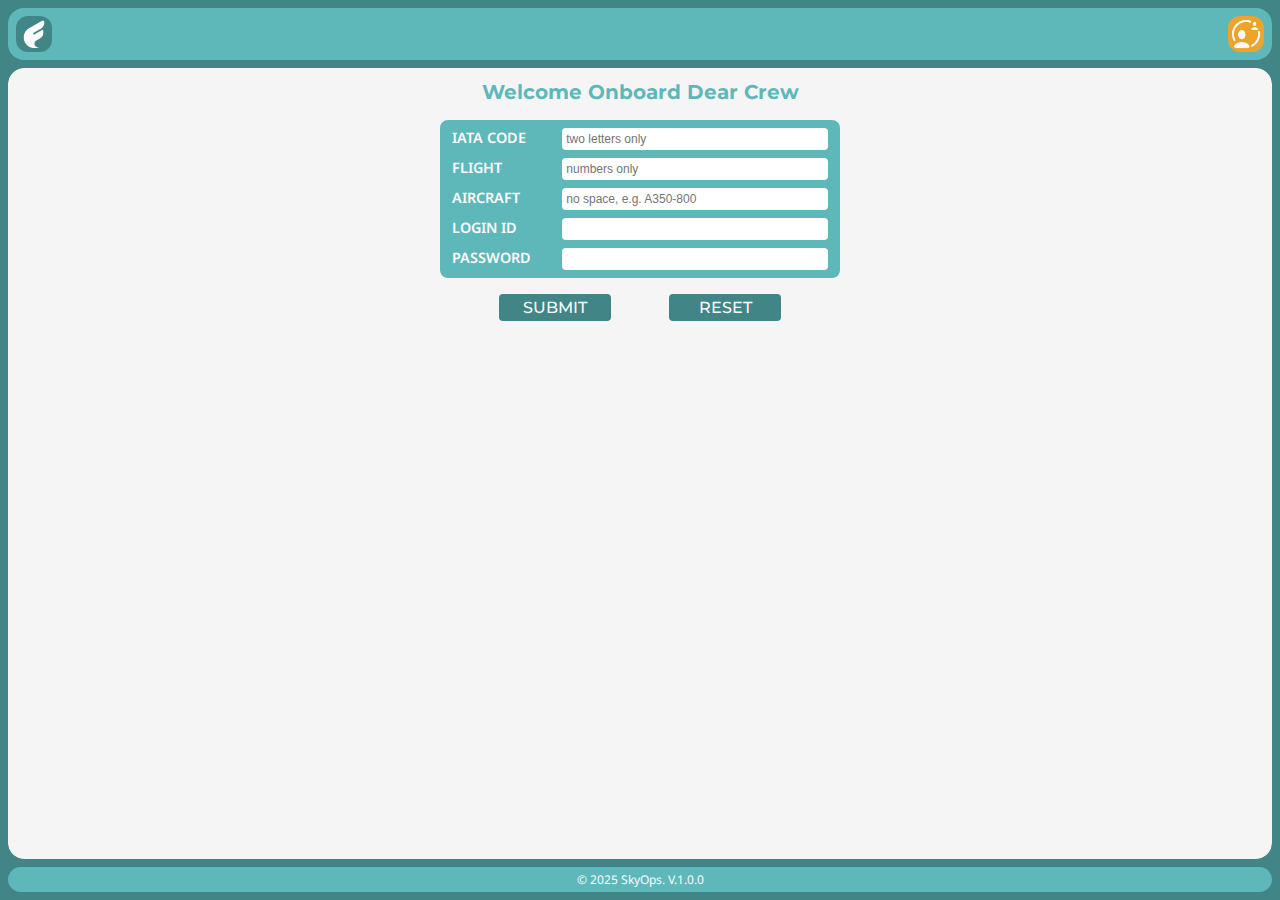
<file: index.html>
<!DOCTYPE html>
<html lang="en">

<head>
    <meta charset="UTF-8">
    <meta name="viewport" content="width=device-width, initial-scale=1.0">
    <meta name="description" content="SkyOps Admin Panel for inflight management and operations.">
    <meta name="keywords" content="inflight, admin, airline, management, dashboard, crew, passenger">
    <meta name="author" content="Wayne Lee">
    <title>SkyOps Admin</title>
    <link rel="stylesheet" href="css/app.css">
    <link rel="stylesheet" href="css/media_queries.css">
    <link rel="apple-touch-icon" sizes="180x180" href="/apple-touch-icon.png">
    <link rel="icon" type="image/png" sizes="32x32" href="/favicon-32x32.png">
    <link rel="icon" type="image/png" sizes="16x16" href="/favicon-16x16.png">
    <link rel="manifest" href="/site.webmanifest">
</head>

<body>
    <div class="app-container">

        <header class="top-bar">
            <img class="logo" src="img/logo.png" alt="logo">
            <a class="account-button" href="dashboard.html"><img class="account-ico" src="img/menu_ico/account.png"
                    alt="account function icon"></a>
        </header>

        <div class="content-container">
            <main class="main-content-container login-content-container">
                <h2 class="welcome-msg"><span class="nowrap">Welcome onboard</span> <span class="nowrap">dear
                        crew</span></h2>
                <div class="login-field-container">
                    <label for="airline-code">IATA Code</label>
                    <input type="text" name="airline-code" id="airline-code" required aria-required="true" maxlength="2"
                        pattern="[A-Za-z]*" placeholder="two letters only">
                    <label for="flt-num">Flight</label>
                    <input type="number" name="flt-num" id="flt-num" required placeholder="numbers only"
                        aria-required="true">
                    <label for="aircraft">Aircraft</label>
                    <input type="text" name="aircraft" id="aircraft" required aria-required="true"
                        placeholder="no space, e.g. A350-800">
                    <label for="login-id">Login ID</label>
                    <input type="text" name="login-id" id="login-id" required aria-required="true">
                    <label for="login-pw">Password</label>
                    <input type="password" name="login-pw" id="login-pw" required aria-required="true">
                </div>
                <div class="login-btn-container">
                    <button type="submit" class="login-page-btn" id="login-submit">Submit</button>
                    <button type="reset" class="login-page-btn" id="login-reset">Reset</button>
                </div>
            </main>
        </div>

        <footer class="footer">
            <p>&copy; 2025 SkyOps. V.1.0.0</p>
        </footer>
    </div>

    <script src="js/app.js"></script>

</body>

</html>
</file>
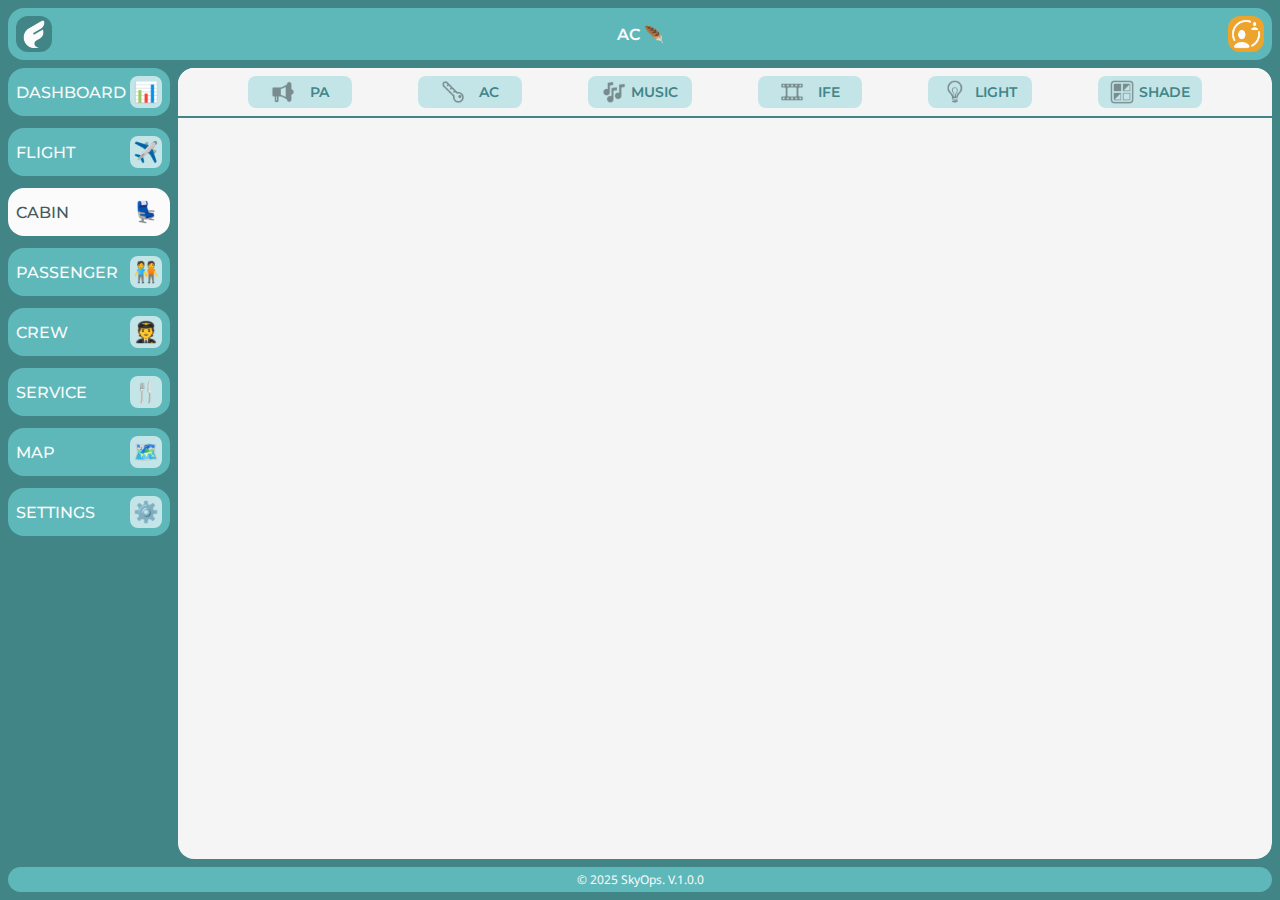
<file: cabin.html>
<!DOCTYPE html>
<html lang="en">

<head>
    <meta charset="UTF-8">
    <meta name="viewport" content="width=device-width, initial-scale=1.0">
    <meta name="description" content="SkyOps Admin Panel for inflight management and operations.">
    <meta name="keywords" content="inflight, admin, airline, management, dashboard, crew, passenger">
    <meta name="author" content="Wayne Lee">
    <title>SkyOps Admin - Cabin</title>
    <link rel="stylesheet" href="css/app.css">
    <link rel="stylesheet" href="css/media_queries.css">
    <link rel="apple-touch-icon" sizes="180x180" href="/apple-touch-icon.png">
    <link rel="icon" type="image/png" sizes="32x32" href="/favicon-32x32.png">
    <link rel="icon" type="image/png" sizes="16x16" href="/favicon-16x16.png">
    <link rel="manifest" href="/site.webmanifest">
</head>

<body>
    <div class="app-container">

        <header class="top-bar">
            <img class="logo" src="img/logo.png" alt="logo">

            <span class="flight-number-container"><span class="airline-code" id="iata-code">AC</span><span
                    class="flight-number" id="flight-number"></span> 🪶 <span class="aircraft-type"
                    id="aircraft-type"></span>
            </span>
            <a class="account-button" href=""><img class="account-ico" src="img/menu_ico/account.png"
                    alt="account function icon"></a>
        </header>

        <div class="content-container">
            <nav class="menu-container">
                <ul class="menu">
                    <li class="menu-item">
                        <a href="dashboard.html" class="menu-link">Dashboard</a>
                        <a href="dashboard.html">
                            <img class="menu-item-icon" src="img/menu_ico/dashboard.png" alt="dashboard emoji">
                        </a>
                    </li>
                    <li class="menu-item">
                        <a href="flight.html" class="menu-link">Flight</a>
                        <a href="flight.html">
                            <img class="menu-item-icon" src="img/menu_ico/flight.png" alt="plane emoji">
                        </a>
                    </li>
                    <li class="menu-item-current">
                        <span class="menu-current">Cabin</span>
                        <img class="menu-item-icon-current" src="img/menu_ico/cabin.png" alt="seat emoji">
                    </li>
                    <li class="menu-item">
                        <a href="passenger.html" class="menu-link">Passenger</a>
                        <a href="passenger.html">
                            <img class="menu-item-icon" src="img/menu_ico/pax.png" alt="people holding hands emoji">
                        </a>
                    </li>
                    <li class="menu-item">
                        <a href="crew.html" class="menu-link">Crew</a>
                        <a href="crew.html">
                            <img class="menu-item-icon" src="img/menu_ico/crew.png" alt="pilot emoji">
                        </a>
                    </li>
                    <li class="menu-item">
                        <a href="service.html" class="menu-link">Service</a>
                        <a href="service.html">
                            <img class="menu-item-icon" src="img/menu_ico/service.png" alt="fork and knife emoji">
                        </a>
                    </li>
                    <li class="menu-item">
                        <a href="map.html" class="menu-link">Map</a>
                        <a href="map.html">
                            <img class="menu-item-icon" src="img/menu_ico/map.png" alt="world map emoji">
                        </a>
                    </li>
                    <li class="menu-item">
                        <a href="settings.html" class="menu-link">Settings</a>
                        <a href="settings.html">
                            <img class="menu-item-icon" src="img/menu_ico/settings.png" alt="gear emoji">
                        </a>
                    </li>
                </ul>
            </nav>

            <main class="main-content-container cabin-content-container">
                <!-- CABIN MENU - SECTIONS -->
                <nav class="cabin-menu-container">
                    <button type="button" class="cabin-menu-btn" data-section="pa">
                        <img class="cabin-menu-item-ico" src="img/cabin_page/cabin_menu_pa.png"
                            alt="loud speaker bw emoji">
                        <span class="cabin-menu-item-text">PA</span>
                    </button>

                    <button type="button" class="cabin-menu-btn" data-section="ac">
                        <img class="cabin-menu-item-ico" src="img/cabin_page/cabin_menu_ac.png"
                            alt="thermometer bw emoji">
                        <span class="cabin-menu-item-text">AC</span>
                    </button>

                    <button type="button" class="cabin-menu-btn" data-section="music">
                        <img class="cabin-menu-item-ico" src="img/cabin_page/cabin_menu_music.png"
                            alt="musical notes bw emoji">
                        <span class="cabin-menu-item-text">Music</span>
                    </button>
                    <button type="button" class="cabin-menu-btn" data-section="ife">
                        <img class="cabin-menu-item-ico" src="img/cabin_page/cabin_menu_ife.png" alt="film bw emoji">
                        <span class="cabin-menu-item-text">IFE</span>
                    </button>
                    <button type="button" class="cabin-menu-btn" data-section="light">
                        <img class="cabin-menu-item-ico" src="img/cabin_page/cabin_menu_light.png"
                            alt="light bulb bw emoji">
                        <span class="cabin-menu-item-text">Light</span>
                    </button>

                    <button type="button" class="cabin-menu-btn" data-section="shade">
                        <img class="cabin-menu-item-ico" src="img/cabin_page/cabin_menu_shade.png"
                            alt="window bw emoji">
                        <span class="cabin-menu-item-text">Shade</span>
                    </button>
                </nav>

                <!-- PA SECTION -->
                <section class="cabin-section hidden" data-section="pa">
                    <div class="cabin-ctrl-section-container">
                        <div class="cabin-ctrl-category-title-container">
                            <h2 class="cabin-ctrl-category-title">Announcement</h2>
                        </div>
                        <div class="pa-selection-container">
                            <div class="pa-selection-dropdown-container">
                                <label for="pa-lib" class="visually-hidden">Select PA Track</label>
                                <select name="pa-lib" id="pa-lib" class="pa-selection-dropdown">
                                    <optgroup label="Hospitality">
                                        <option value="default" selected>select a track to play</option>
                                        <option value="boarding">Boarding</option>
                                        <option value="after-take-off">After Take-off</option>
                                        <option value="service">Service Begins</option>
                                        <option value="duty-free">Duty-free
                                    </optgroup>
                                    <optgroup label="Safety">
                                        <option value="turbulence">Turbulence</option>
                                        <option value="pre-take-off">Pre-take-off</option>
                                        <option value="pre-landing">Pre-landing</option>
                                        <option value="smoking">Smoking Prohibited</option>
                                    </optgroup>
                                    <optgroup label="Others">
                                        <option value="cleaning">Sanitization Required</option>
                                        <option value="ciq">Customs Quarantine Immigration - General </option>
                                    </optgroup>
                                </select>

                            </div>
                            <div class="pa-search-container">
                                <label for="pa-search" class="visually-hidden">Search</label>
                                <input type="search" name="pa-search" id="pa-search" class="pa-search-bar"
                                    placeholder="🔍">

                            </div>
                        </div>
                        <div class="pa-audio-ctrl-bar">
                            <button type="button" class="pa-audio-ctrl-btn" id="pa-audio-play"
                                aria-label="Play Announcement">
                                <img src="img/cabin_page/audio_play_button.png" alt="Play">
                            </button>
                            <button type="button" class="pa-audio-ctrl-btn" id="pa-audio-pause"
                                aria-label="Pause Announcement">
                                <img src="img/cabin_page/audio_pause_button.png" alt="Pause">
                            </button>
                            <button type="button" class="pa-audio-ctrl-btn" id="pa-audio-stop"
                                aria-label="Stop Announcement">
                                <img src="img/cabin_page/audio_stop_button.png" alt="Stop">
                            </button>
                        </div>
                        <div class="pa-info-container">
                            <h3 class="pa-title" id="pa-title">select a track to play</h3>
                            <div class="pa-script-container">
                                <p class="pa-script" id="pa-script">No track selected</p>
                            </div>
                        </div>

                    </div>
                </section>
                <!-- AC SECTION -->
                <section class="cabin-section hidden" data-section="ac">
                    <div class="cabin-ctrl-section-container">
                        <div class="cabin-ctrl-category-title-container">
                            <h2 class="cabin-ctrl-category-title">Air Conditioning</h2>
                        </div>
                        <div class="ac-ctrl-container">
                            <!-- Front Zone -->
                            <div class="ac-ctrl-area-container ac-ctrl-area-container-front">
                                <h3 class="ac-ctrl-area-label">Front</h3>
                                <div class="ac-function-container">
                                    <div class="ac-fanspeed-container">
                                        <h4 class="ac-ctrl-label">Fan</h4>
                                        <div class="ac-fan-btn-container">
                                            <button type="button" class="ac-fanspeed-btn" data-fan="auto"
                                                data-area="frt">auto</button>
                                            <button type="button" class="ac-fanspeed-btn" data-fan="1"
                                                data-area="frt">1</button>
                                            <button type="button" class="ac-fanspeed-btn" data-fan="2"
                                                data-area="frt">2</button>
                                            <button type="button" class="ac-fanspeed-btn" data-fan="3"
                                                data-area="frt">3</button>
                                            <button type="button" class="ac-fanspeed-btn" data-fan="max"
                                                data-area="frt">max</button>
                                        </div>
                                    </div>
                                    <div class="ac-temp-container">
                                        <h4 class="ac-ctrl-label">Temp</h4>
                                        <div class="ac-temp-value-container"><span class="ac-temp-value"
                                                data-area="frt">23</span></div>
                                        <div class="ac-temp-btn-container">
                                            <button type="button" class="ac-arrow-btn ac-temp-up" data-area="frt">
                                                <img src="img/cabin_page/up-arrow.png" alt="up arrow icon">
                                            </button>
                                            <button type="button" class="ac-arrow-btn ac-temp-down" data-area="frt">
                                                <img src="img/cabin_page/down-arrow.png" alt="down arrow icon">
                                            </button>
                                        </div>
                                    </div>
                                </div>
                            </div>

                            <!-- Middle Zone -->
                            <div class="ac-ctrl-area-container ac-ctrl-area-container-middle">
                                <h3 class="ac-ctrl-area-label">Middle</h3>
                                <div class="ac-function-container">
                                    <div class="ac-fanspeed-container">
                                        <h4 class="ac-ctrl-label">Fan</h4>
                                        <div class="ac-fan-btn-container">
                                            <button type="button" class="ac-fanspeed-btn" data-fan="auto"
                                                data-area="mid">auto</button>
                                            <button type="button" class="ac-fanspeed-btn" data-fan="1"
                                                data-area="mid">1</button>
                                            <button type="button" class="ac-fanspeed-btn" data-fan="2"
                                                data-area="mid">2</button>
                                            <button type="button" class="ac-fanspeed-btn" data-fan="3"
                                                data-area="mid">3</button>
                                            <button type="button" class="ac-fanspeed-btn" data-fan="max"
                                                data-area="mid">max</button>
                                        </div>
                                    </div>
                                    <div class="ac-temp-container">
                                        <h4 class="ac-ctrl-label">Temp</h4>
                                        <div class="ac-temp-value-container"><span class="ac-temp-value"
                                                data-area="mid">23</span></div>
                                        <div class="ac-temp-btn-container">
                                            <button type="button" class="ac-arrow-btn ac-temp-up" data-area="mid">
                                                <img src="img/cabin_page/up-arrow.png" alt="up arrow icon">
                                            </button>
                                            <button type="button" class="ac-arrow-btn ac-temp-down" data-area="mid">
                                                <img src="img/cabin_page/down-arrow.png" alt="down arrow icon">
                                            </button>
                                        </div>
                                    </div>
                                </div>
                            </div>

                            <!-- Aft Zone -->
                            <div class="ac-ctrl-area-container ac-ctrl-area-container-aft">
                                <h3 class="ac-ctrl-area-label">Aft</h3>
                                <div class="ac-function-container">
                                    <div class="ac-fanspeed-container">
                                        <h4 class="ac-ctrl-label">Fan</h4>
                                        <div class="ac-fan-btn-container">
                                            <button type="button" class="ac-fanspeed-btn" data-fan="auto"
                                                data-area="aft">auto</button>
                                            <button type="button" class="ac-fanspeed-btn" data-fan="1"
                                                data-area="aft">1</button>
                                            <button type="button" class="ac-fanspeed-btn" data-fan="2"
                                                data-area="aft">2</button>
                                            <button type="button" class="ac-fanspeed-btn" data-fan="3"
                                                data-area="aft">3</button>
                                            <button type="button" class="ac-fanspeed-btn" data-fan="max"
                                                data-area="aft">max</button>
                                        </div>
                                    </div>
                                    <div class="ac-temp-container">
                                        <h4 class="ac-ctrl-label">Temp</h4>
                                        <div class="ac-temp-value-container"><span class="ac-temp-value"
                                                data-area="aft">23</span></div>
                                        <div class="ac-temp-btn-container">
                                            <button type="button" class="ac-arrow-btn ac-temp-up" data-area="aft">
                                                <img src="img/cabin_page/up-arrow.png" alt="up arrow icon">
                                            </button>
                                            <button type="button" class="ac-arrow-btn ac-temp-down" data-area="aft">
                                                <img src="img/cabin_page/down-arrow.png" alt="down arrow icon">
                                            </button>
                                        </div>
                                    </div>
                                </div>
                            </div>
                        </div>
                    </div>
                </section>
                <!-- LIGHT SECTION -->
                <section class="cabin-section hidden" data-section="light">
                    <div class="cabin-ctrl-section-container">
                        <div class="cabin-ctrl-category-title-container">
                            <h2 class="cabin-ctrl-category-title">Lighting</h2>
                        </div>
                        <!-- light class selection -->
                        <div class="section-bar">
                            <button type="button" class="section-bar-btn" data-section="light-c">Business</button>
                            <button type="button" class="section-bar-btn" data-section="light-y">Economy</button>
                        </div>

                        <!-- c class light control -->
                        <div class="cabin-light-class-container section-bar-item hidden" data-section="light-c">
                            <div class="sub-section-bar">
                                <button type="button" class="sub-section-bar-btn"
                                    data-section="light-auto-c">Auto</button>
                                <button type="button" class="sub-section-bar-btn"
                                    data-section="light-manual-c">Manual</button>
                            </div>
                            <!-- c class auto mode control -->
                            <div class="sub-section-bar-item hidden" data-section="light-auto-c">
                                <div class="light-auto-btn-container">
                                    <!-- Shared Modes -->
                                    <button type="button" class="light-auto-btn" data-mode="relax">🧘 Relax 🧘</button>
                                    <button type="button" class="light-auto-btn" data-mode="arrive">🛬 Arrive
                                        🛬</button>
                                    <button type="button" class="light-auto-btn" data-mode="sleep">😴 Sleep 😴</button>
                                    <button type="button" class="light-auto-btn" data-mode="wake">🌅 Wake 🌅</button>
                                    <button type="button" class="light-auto-btn" data-mode="bright">💡 Bright
                                        💡</button>
                                    <!-- Exclusive to Cabin C -->
                                    <button type="button" class="light-auto-btn" data-mode="focus">🎯 Focus 🎯</button>
                                    <button type="button" class="light-auto-btn" data-mode="sunset">🌇 Sunset
                                        🌇</button>
                                    <button type="button" class="light-auto-btn" data-mode="cinema">🎬 Cinema
                                        🎬</button>
                                </div>
                            </div>

                            <!-- c class manual mode control -->
                            <div class="sub-section-bar-item hidden" data-section="light-manual-c">
                                <div class="slide-ctrl-container" id="cabin-light-color-temp-container-c">
                                    <div class="light-manual-label-group">
                                        <label for="color-temp-c">Colour Temp</label>
                                        <button class="slider-reset-btn" type="reset"
                                            id="reset-color-temp-c">Reset</button>
                                    </div>
                                    <input class="slider" type="range" name="color-temp" id="color-temp-c" min="2500"
                                        max="6500" step="100">
                                    <div class="slider-label-container">
                                        <span class="slider-label color-temp-label">🔥</span>
                                        <span class="slider-label color-temp-label">❄️</span>
                                    </div>
                                </div>
                                <div class="slide-ctrl-container" id="cabin-light-bright-container-c">
                                    <div class="light-manual-label-group">
                                        <label for="bright-c">Brightness</label>
                                        <button class="slider-reset-btn" type="reset" id="reset-bright-c">Reset</button>
                                    </div>
                                    <input class="slider" type="range" name="bright" id="bright-c" min="2500" max="6500"
                                        step="100">
                                    <div class="slider-label-container">
                                        <span class="slider-label bright-label">🌕</span>
                                        <span class="slider-label bright-label">🌑</span>
                                    </div>
                                </div>
                            </div>
                        </div>
                        <!-- y class light control -->
                        <div class="cabin-light-class-container section-bar-item hidden" data-section="light-y">
                            <div class="sub-section-bar">
                                <button type="button" class="sub-section-bar-btn"
                                    data-section="light-auto-y">Auto</button>
                                <button type="button" class="sub-section-bar-btn"
                                    data-section="light-manual-y">Manual</button>
                            </div>
                            <!-- y class auto mode control -->
                            <div class="sub-section-bar-item hidden" data-section="light-auto-y">
                                <div class="light-auto-btn-container">
                                    <!-- Shared Modes -->
                                    <button type="button" class="light-auto-btn" data-mode="relax">🧘 Relax 🧘</button>
                                    <button type="button" class="light-auto-btn" data-mode="arrive">🛬 Arrive
                                        🛬</button>
                                    <button type="button" class="light-auto-btn" data-mode="sleep">😴 Sleep 😴</button>
                                    <button type="button" class="light-auto-btn" data-mode="wake">🌅 Wake 🌅</button>
                                    <button type="button" class="light-auto-btn" data-mode="bright">💡 Bright
                                        💡</button>
                                    <!-- Exclusive to Cabin Y -->
                                    <button type="button" class="light-auto-btn" data-mode="energize">⚡ Energy
                                        ⚡</button>
                                    <button type="button" class="light-auto-btn" data-mode="party">🎉 Party 🎉</button>
                                    <button type="button" class="light-auto-btn" data-mode="reading">📖 Read 📖</button>
                                </div>
                            </div>

                            <!-- y class manual mode control -->
                            <div class="sub-section-bar-item hidden" data-section="light-manual-y">
                                <div class="slide-ctrl-container" id="cabin-light-color-temp-container-y">
                                    <div class="light-manual-label-group">
                                        <label for="color-temp-y">Colour Temp</label>
                                        <button class="slider-reset-btn" type="reset"
                                            id="reset-color-temp-y">Reset</button>
                                    </div>
                                    <input class="slider" type="range" name="color-temp" id="color-temp-y" min="2500"
                                        max="6500" step="100">
                                    <div class="slider-label-container">
                                        <span class="slider-label color-temp-label">🔥</span>
                                        <span class="slider-label color-temp-label">❄️</span>
                                    </div>
                                </div>
                                <div class="slide-ctrl-container" id="cabin-light-bright-container-y">
                                    <div class="light-manual-label-group">
                                        <label for="bright-y">Brightness</label>
                                        <button class="slider-reset-btn" type="reset" id="reset-bright-y">Reset</button>
                                    </div>
                                    <input class="slider" type="range" name="bright" id="bright-y" min="2500" max="6500"
                                        step="100">
                                    <div class="slider-label-container">
                                        <span class="slider-label bright-label">🌕</span>
                                        <span class="slider-label bright-label">🌑</span>
                                    </div>
                                </div>
                            </div>
                        </div>
                    </div>
                </section>
                <!-- MUSIC SECTION -->
                <section class="cabin-section hidden" data-section="music">
                    <div class="cabin-ctrl-section-container">
                        <div class="cabin-ctrl-category-title-container">
                            <h2 class="cabin-ctrl-category-title">Music</h2>
                        </div>
                        <div class="cabin-music-container">
                            <label for="cabin-music-select" class="visually-hidden">Select Music Track to Play</label>
                            <span class="description-ico">🎹</span>
                            <select name="cabin-music-select" id="cabin-music-select"
                                class="cabin-music-selection-dropdown">
                                <option value="default" selected>select a track to play</option>
                                <option value="morning-glide">Morning Glide</option>
                                <option value="skyline-serenade">Skyline Serenade</option>
                                <option value="cloudbreaker">Cloudbreaker</option>
                                <option value="altitude-dreams">Altitude Dreams</option>
                                <option value="velvet-descent">Velvet Descent</option>
                            </select>
                        </div>
                        <div class="cabin-music-current-container">
                            <h3 class="cabin-music-current-track-title">No track selected</h3>
                        </div>
                        <div class="cabin-audio-ctrl-bar">
                            <button type="button" class="cabin-audio-ctrl-btn" id="cabin-music-play"
                                aria-label="Play Music">
                                <img src="img/cabin_page/audio_play_button.png" alt="Play">
                            </button>
                            <button type="button" class="cabin-audio-ctrl-btn" id="cabin-music-pause"
                                aria-label="Pause Music">
                                <img src="img/cabin_page/audio_pause_button.png" alt="Pause">
                            </button>
                            <button type="button" class="cabin-audio-ctrl-btn" id="cabin-music-stop"
                                aria-label="Stop Music">
                                <img src="img/cabin_page/audio_stop_button.png" alt="Stop">
                            </button>
                        </div>
                    </div>
                </section>
                <!-- IFE ENTERTAINMENT SECTION -->
                <section class="cabin-section hidden" data-section="ife">
                    <div class="cabin-ctrl-section-container">
                        <div class="cabin-ctrl-category-title-container">
                            <h2 class="cabin-ctrl-category-title">In-flight Entertainment</h2>
                        </div>
                        <div class="cabin-ife-container">
                            <label for="ife-status" class="ife-status-label">IFE Status</label>
                            <div class="toggle-container">
                                <img src="img/red_circle_google.png" alt="red circle" class="toggle-label">
                                <input type="range" name="ife-status" id="ife-status" min="0" max="50" step="50">
                                <img src="img/green_circle_google.png" alt="green circle" class="toggle-label">
                            </div>
                            <!-- select IFE global or Individual seat control -->
                            <div class="section-bar">
                                <button type="button" class="section-bar-btn" data-section="global">Global</button>
                                <button type="button" class="section-bar-btn"
                                    data-section="individual">Individual</button>
                            </div>
                            <!-- IFE Global Control -->
                            <div class="ife-section-container section-bar-item hidden" data-section="global">
                                <h3>Global Control</h3>
                                <div class="ife-ctrl-item-container">
                                    <label for="ife-media-pack" class="ife-ctrl-item-label">Media Pack</label>
                                    <select name="media-pack" id="ife-media-pack" class="ife-media-pack-select">
                                        <optgroup label="Short">
                                            <option value="short-1">Short: Pack 1</option>
                                            <option value="short-2">Short: Pack 2</option>
                                            <option value="short-3">Short: Pack 3</option>
                                        </optgroup>
                                        <optgroup label="Medium">
                                            <option value="medium-1">Medium: Pack 1</option>
                                            <option value="medium-2">Medium: Pack 2</option>
                                            <option value="medium-3">Medium: Pack 3</option>
                                        </optgroup>
                                        <optgroup label="Long">
                                            <option value="long-1">Long: Pack 1</option>
                                            <option value="long-2">Long: Pack 2</option>
                                            <option value="long-3">Long: Pack 3</option>
                                        </optgroup>
                                    </select>
                                    <button type="button" class="ife-media-pack-apply-btn">Apply</button>
                                </div>
                                <div class="ife-ctrl-item-container">
                                    <label for="ife-global-parental-ctrl" class="ife-ctrl-item-label">Parental
                                        Control</label>
                                    <div class="toggle-container">
                                        <img src="img/red_circle_google.png" alt="red circle" class="toggle-label">
                                        <input type="range" name="ife-status" id="ife-global-parental-ctrl" min="0"
                                            max="50" step="50">
                                        <img src="img/green_circle_google.png" alt="green circle" class="toggle-label">
                                    </div>
                                </div>
                                <!-- IFE Individual Control -->
                            </div>
                            <div class="ife-section-container section-bar-item hidden" data-section="individual">
                                <h3>Individual Control</h3>
                                <div class="ife-ctrl-item-container">
                                    <ul class="ife-individual-ctrl-instruction">
                                        <li>use a comma to separate each seat (e.g. 43K, 49B)</li>
                                        <li>to select a whole row, enter the row number only</li>
                                        <li>to select a range, use a hyphen (e.g. 10A-13H) </li>
                                    </ul>
                                    <label for="ife-seat" class="ife-ctrl-item-label">Seat</label>
                                    <div class="ife-seat-input-container">
                                        <input type="text" id="ife-seat" placeholder="enter seat number"
                                            class="ife-seat-input">
                                        <button type="button" class="ife-clear-seat-btn">clear</button>
                                    </div>

                                </div>



                            </div>

                        </div>
                    </div>
                </section>
                <!-- SHADE SECTION -->
                <section class="cabin-section hidden" data-section="shade">
                    <div class="cabin-ctrl-section-container">
                        <div class="cabin-ctrl-category-title-container">
                            <h2 class="cabin-ctrl-category-title">Shade</h2>
                        </div>
                        <!-- Shade Control Class selection -->
                        <div class="section-bar">
                            <button type="button" class="section-bar-btn" data-section="shade-c">Business</button>
                            <button type="button" class="section-bar-btn" data-section="shade-y">Economy</button>
                        </div>
                        <!-- Business Class Shade Control -->
                        <div class="cabin-shade-class-container">
                            <div class="sub-section-bar">
                                <button type="button" class="sub-section-bar-btn"
                                    data-section="shade-auto-c">Auto</button>
                                <button type="button" class="sub-section-bar-btn"
                                    data-section="shade-manual-c">Manual</button>
                            </div>

                            <div class="cabin-shade-auto-container" id="cabin-shade-auto-container-c">
                                <div class="input-label-group">
                                    <input type="radio" id="shade-auto-sunrise-c" name="shade-auto">
                                    <label for="shade-auto-sunrise-c">Sunrise</label>
                                </div>
                                <div class="input-label-group">
                                    <input type="radio" id="shade-auto-night-c" name="shade-auto">
                                    <label for="shade-auto-night-c">Night Mode</label>
                                </div>
                                <div class="input-label-group">
                                    <input type="radio" id="shade-auto-landing-c" name="shade-auto">
                                    <label for="shade-auto-landing-c">Landing Prep</label>
                                </div>
                            </div>

                            <div class="cabin-shade-manual-container" id="cabin-shade-manual-container-c">
                                <div class="slide-ctrl-container" id="cabin-shade-level-container-c">
                                    <div class="shade-manual-label-group">
                                        <label for="shade-level-c">Shade Level</label>
                                        <button class="slider-reset-btn" type="reset"
                                            id="reset-shade-level-c">Reset</button>
                                    </div>
                                    <input class="slider" type="range" name="shade-level" id="shade-level-c" min="0"
                                        max="100" step="10">
                                    <div class="slider-label-container">
                                        <span class="slider-label shade-label">🌞</span>
                                        <span class="slider-label shade-label">🌚</span>
                                    </div>
                                </div>

                                <div class="slide-ctrl-container" id="cabin-tint-level-container-c">
                                    <div class="shade-manual-label-group">
                                        <label for="tint-level-c">Window Tint</label>
                                        <button class="slider-reset-btn" type="reset"
                                            id="reset-tint-level-c">Reset</button>
                                    </div>
                                    <input class="slider" type="range" name="tint-level" id="tint-level-c" min="0"
                                        max="100" step="10">
                                    <div class="slider-label-container">
                                        <span class="slider-label tint-label">🔆</span>
                                        <span class="slider-label tint-label">🌒</span>
                                    </div>
                                </div>
                            </div>
                        </div>

                        <!-- Economy Class Shade Control -->
                        <div class="cabin-shade-class-container" id="cabin-shade-class-container-y">
                            <div class="sub-section-bar" id="cabin-shade-ctrl-mode-select-container-y">
                                <div class="input-label-group">
                                    <input type="radio" id="shade-auto-y" name="shade-ctrl-mode">
                                    <label for="shade-auto-y">Auto</label>
                                </div>
                                <div class="input-label-group">
                                    <input type="radio" id="shade-manual-y" name="shade-ctrl-mode">
                                    <label for="shade-manual-y">Manual</label>
                                </div>
                            </div>

                            <div class="cabin-shade-auto-container" id="cabin-shade-auto-container-y">
                                <div class="input-label-group">
                                    <input type="radio" id="shade-auto-sunrise-y" name="shade-auto">
                                    <label for="shade-auto-sunrise-y">Sunrise</label>
                                </div>
                                <div class="input-label-group">
                                    <input type="radio" id="shade-auto-night-y" name="shade-auto">
                                    <label for="shade-auto-night-y">Night Mode</label>
                                </div>
                                <div class="input-label-group">
                                    <input type="radio" id="shade-auto-landing-y" name="shade-auto">
                                    <label for="shade-auto-landing-y">Landing Prep</label>
                                </div>
                            </div>

                            <div class="cabin-shade-manual-container" id="cabin-shade-manual-container-y">
                                <div class="slide-ctrl-container" id="cabin-shade-level-container-y">
                                    <div class="shade-manual-label-group">
                                        <label for="shade-level-y">Shade Level</label>
                                        <button class="slider-reset-btn" type="reset"
                                            id="reset-shade-level-y">Reset</button>
                                    </div>
                                    <input class="slider" type="range" name="shade-level" id="shade-level-y" min="0"
                                        max="100" step="10">
                                    <div class="slider-label-container">
                                        <span class="slider-label shade-label">🌞</span>
                                        <span class="slider-label shade-label">🌚</span>
                                    </div>
                                </div>

                                <div class="slide-ctrl-container" id="cabin-tint-level-container-y">
                                    <div class="shade-manual-label-group">
                                        <label for="tint-level-y">Window Tint</label>
                                        <button class="slider-reset-btn" type="reset"
                                            id="reset-tint-level-y">Reset</button>
                                    </div>
                                    <input class="slider" type="range" name="tint-level" id="tint-level-y" min="0"
                                        max="100" step="10">
                                    <div class="slider-label-container">
                                        <span class="slider-label tint-label">🔆</span>
                                        <span class="slider-label tint-label">🌒</span>
                                    </div>
                                </div>
                            </div>
                        </div>
                    </div>
                </section>
            </main>
        </div>

        <footer class="footer">
            <p>&copy; 2025 SkyOps. V.1.0.0</p>
        </footer>
    </div>

    <script src="js/app.js"></script>
    <script src="js/cabin.js"></script>

</body>

</html>
</file>
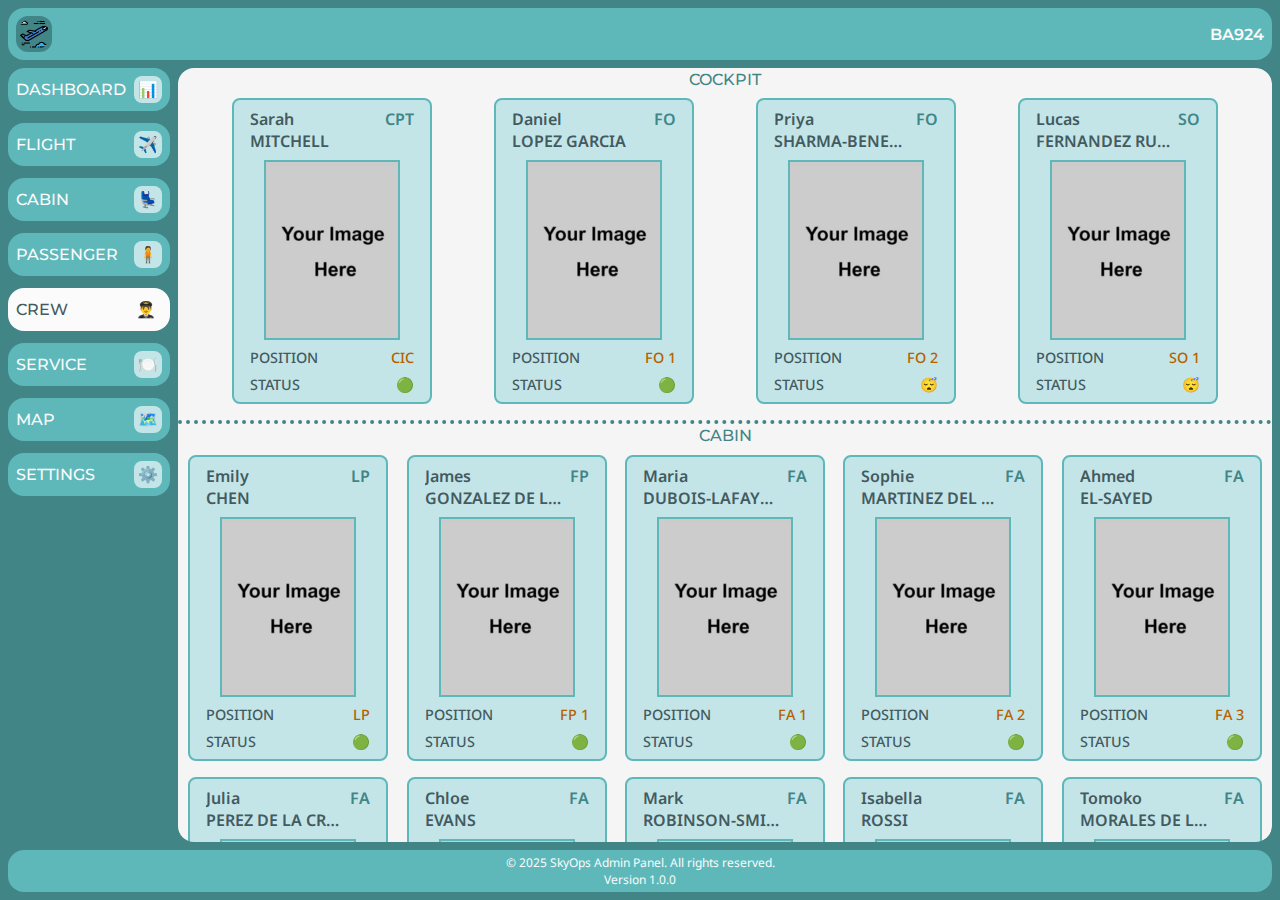
<file: crew.html>
<!DOCTYPE html>
<html lang="en">

<head>
    <meta charset="UTF-8">
    <meta name="viewport" content="width=device-width, initial-scale=1.0">
    <meta name="description" content="SkyOps Admin Panel for inflight management and operations.">
    <meta name="keywords" content="inflight, admin, airline, management, dashboard, crew, passenger">
    <meta name="author" content="Wayne Lee">
    <title>SkyOps Admin - Crew</title>
    <link rel="stylesheet" href="css/app.css">
    <link rel="stylesheet" href="css/media_queries.css">
    <link rel="apple-touch-icon" sizes="180x180" href="/apple-touch-icon.png">
    <link rel="icon" type="image/png" sizes="32x32" href="/favicon-32x32.png">
    <link rel="icon" type="image/png" sizes="16x16" href="/favicon-16x16.png">
    <link rel="manifest" href="/site.webmanifest">
</head>

<body>
    <div class="app-container">

        <header class="top-bar">
            <img class="logo" src="img/airplane-logo.png" alt="logo">

            <span class="flight-number-container"><span class="airline-code">BA</span><span
                    class="flight-number">924</span>
            </span>
        </header>

        <div class="content-container">
            <nav class="menu-container">
                <ul class="menu">
                    <li class="menu-item">
                        <a href="index.html" class="menu-link">Dashboard</a>
                        <a href="index.html" class="menu-item-icon">📊</a>
                    </li>
                    <li class="menu-item">
                        <a href="#" class="menu-link">Flight</a>
                        <a href="#" class="menu-item-icon">✈️</a>
                    </li>
                    <li class="menu-item">
                        <a href="cabin.html" class="menu-link">Cabin</a>
                        <a href="cabin.html" class="menu-item-icon">💺</a>
                    </li>
                    <li class="menu-item">
                        <a href="passenger.html" class="menu-link">Passenger</a>
                        <a href="passenger.html" class="menu-item-icon">🧍</a>
                    </li>
                    <li class="menu-item-current">
                        <span class="menu-current">Crew</span>
                        <span class="menu-item-icon-current">👨‍✈️</span>
                    </li>
                    <li class="menu-item">
                        <a href="#" class="menu-link">Service</a>
                        <a href="#" class="menu-item-icon">🍽️</a>
                    </li>
                    <li class="menu-item">
                        <a href="#" class="menu-link">Map</a>
                        <a href="#" class="menu-item-icon">🗺️</a>
                    </li>
                    <li class="menu-item">
                        <a href="#" class="menu-link">Settings</a>
                        <a href="#" class="menu-item-icon">⚙️</a>
                    </li>
                </ul>
            </nav>

            <main class="main-content-container crew-content-area">

                <section class="crew-group-container crew-group-cockpit">
                    <h2 class="crew-group-label">Cockpit</h2>
                    <div class="crew-group-card-container">
                        <div class="crew-profile-card">
                            <div class="crew-profile-header">
                                <div class="crew-full-name">
                                    <span class="crew-first-name">Sarah</span>
                                    <span class="crew-last-name">Mitchell</span>
                                </div>
                                <span class="crew-rank">CPT</span>
                            </div>
                            <div class="crew-profile-body">
                                <img class="crew-profile-pic" src="img/crew-profile-pic.jpg" alt="Sarah Mitchell photo">
                                <div class="crew-current-position-container">
                                    <p class="crew-current-position-label">Position</p>
                                    <p class="crew-current-position-value">CIC</p>
                                </div>
                                <div class="crew-current-status-container">
                                    <p class="crew-current-status-label">Status</p>
                                    <p class="crew-current-status-value">🟢</p>
                                </div>
                            </div>
                        </div>
                        <div class="crew-profile-card">
                            <div class="crew-profile-header">
                                <div class="crew-full-name">
                                    <span class="crew-first-name">Daniel</span>
                                    <span class="crew-last-name">Lopez Garcia</span>
                                </div>
                                <span class="crew-rank">FO</span>
                            </div>
                            <div class="crew-profile-body">
                                <img class="crew-profile-pic" src="img/crew-profile-pic.jpg"
                                    alt="Daniel Lopez Garcia photo">
                                <div class="crew-current-position-container">
                                    <p class="crew-current-position-label">Position</p>
                                    <p class="crew-current-position-value">FO 1</p>
                                </div>
                                <div class="crew-current-status-container">
                                    <p class="crew-current-status-label">Status</p>
                                    <p class="crew-current-status-value">🟢</p>
                                </div>
                            </div>
                        </div>
                        <div class="crew-profile-card">
                            <div class="crew-profile-header">
                                <div class="crew-full-name">
                                    <span class="crew-first-name">Priya</span>
                                    <span class="crew-last-name">Sharma-Benedetti</span>
                                </div>
                                <span class="crew-rank">FO</span>
                            </div>
                            <div class="crew-profile-body">
                                <img class="crew-profile-pic" src="img/crew-profile-pic.jpg"
                                    alt="Priya Sharma-Benedetti photo">
                                <div class="crew-current-position-container">
                                    <p class="crew-current-position-label">Position</p>
                                    <p class="crew-current-position-value">FO 2</p>
                                </div>
                                <div class="crew-current-status-container">
                                    <p class="crew-current-status-label">Status</p>
                                    <p class="crew-current-status-value">😴</p>
                                </div>
                            </div>
                        </div>
                        <div class="crew-profile-card">
                            <div class="crew-profile-header">
                                <div class="crew-full-name">
                                    <span class="crew-first-name">Lucas</span>
                                    <span class="crew-last-name">Fernandez Ruiz</span>
                                </div>
                                <span class="crew-rank">SO</span>
                            </div>
                            <div class="crew-profile-body">
                                <img class="crew-profile-pic" src="img/crew-profile-pic.jpg"
                                    alt="Lucas Fernandez Ruiz photo">
                                <div class="crew-current-position-container">
                                    <p class="crew-current-position-label">Position</p>
                                    <p class="crew-current-position-value">SO 1</p>
                                </div>
                                <div class="crew-current-status-container">
                                    <p class="crew-current-status-label">Status</p>
                                    <p class="crew-current-status-value">😴</p>
                                </div>
                            </div>
                        </div>
                    </div>
                </section>

                <section class="crew-group-container crew-group-cabin">
                    <h2 class="crew-group-label">Cabin</h2>
                    <div class="crew-group-card-container">
                        <div class="crew-profile-card">
                            <div class="crew-profile-header">
                                <div class="crew-full-name">
                                    <span class="crew-first-name">Emily</span>
                                    <span class="crew-last-name">Chen</span>
                                </div>
                                <span class="crew-rank">LP</span>
                            </div>
                            <div class="crew-profile-body">
                                <img class="crew-profile-pic" src="img/crew-profile-pic.jpg" alt="Emily Chen photo">
                                <div class="crew-current-position-container">
                                    <p class="crew-current-position-label">Position</p>
                                    <p class="crew-current-position-value">LP</p>
                                </div>
                                <div class="crew-current-status-container">
                                    <p class="crew-current-status-label">Status</p>
                                    <p class="crew-current-status-value">🟢</p>
                                </div>
                            </div>
                        </div>
                        <div class="crew-profile-card">
                            <div class="crew-profile-header">
                                <div class="crew-full-name">
                                    <span class="crew-first-name">James</span>
                                    <span class="crew-last-name">Gonzalez de la Vega</span>
                                </div>
                                <span class="crew-rank">FP</span>
                            </div>
                            <div class="crew-profile-body">
                                <img class="crew-profile-pic" src="img/crew-profile-pic.jpg"
                                    alt="James Gonzalez de la Vega photo">
                                <div class="crew-current-position-container">
                                    <p class="crew-current-position-label">Position</p>
                                    <p class="crew-current-position-value">FP 1</p>
                                </div>
                                <div class="crew-current-status-container">
                                    <p class="crew-current-status-label">Status</p>
                                    <p class="crew-current-status-value">🟢</p>
                                </div>
                            </div>
                        </div>
                        <div class="crew-profile-card">
                            <div class="crew-profile-header">
                                <div class="crew-full-name">
                                    <span class="crew-first-name">Maria</span>
                                    <span class="crew-last-name">Dubois-Lafayette</span>
                                </div>
                                <span class="crew-rank">FA</span>
                            </div>
                            <div class="crew-profile-body">
                                <img class="crew-profile-pic" src="img/crew-profile-pic.jpg"
                                    alt="Maria Dubois-Lafayette photo">
                                <div class="crew-current-position-container">
                                    <p class="crew-current-position-label">Position</p>
                                    <p class="crew-current-position-value">FA 1</p>
                                </div>
                                <div class="crew-current-status-container">
                                    <p class="crew-current-status-label">Status</p>
                                    <p class="crew-current-status-value">🟢</p>
                                </div>
                            </div>
                        </div>
                        <div class="crew-profile-card">
                            <div class="crew-profile-header">
                                <div class="crew-full-name">
                                    <span class="crew-first-name">Sophie</span>
                                    <span class="crew-last-name">Martinez del Castillo</span>
                                </div>
                                <span class="crew-rank">FA</span>
                            </div>
                            <div class="crew-profile-body">
                                <img class="crew-profile-pic" src="img/crew-profile-pic.jpg"
                                    alt="Sophie Martinez del Castillo photo">
                                <div class="crew-current-position-container">
                                    <p class="crew-current-position-label">Position</p>
                                    <p class="crew-current-position-value">FA 2</p>
                                </div>
                                <div class="crew-current-status-container">
                                    <p class="crew-current-status-label">Status</p>
                                    <p class="crew-current-status-value">🟢</p>
                                </div>
                            </div>
                        </div>
                        <div class="crew-profile-card">
                            <div class="crew-profile-header">
                                <div class="crew-full-name">
                                    <span class="crew-first-name">Ahmed</span>
                                    <span class="crew-last-name">El-Sayed</span>
                                </div>
                                <span class="crew-rank">FA</span>
                            </div>
                            <div class="crew-profile-body">
                                <img class="crew-profile-pic" src="img/crew-profile-pic.jpg" alt="Ahmed El-Sayed photo">
                                <div class="crew-current-position-container">
                                    <p class="crew-current-position-label">Position</p>
                                    <p class="crew-current-position-value">FA 3</p>
                                </div>
                                <div class="crew-current-status-container">
                                    <p class="crew-current-status-label">Status</p>
                                    <p class="crew-current-status-value">🟢</p>
                                </div>
                            </div>
                        </div>
                        <div class="crew-profile-card">
                            <div class="crew-profile-header">
                                <div class="crew-full-name">
                                    <span class="crew-first-name">Julia</span>
                                    <span class="crew-last-name">Perez de la Cruz</span>
                                </div>
                                <span class="crew-rank">FA</span>
                            </div>
                            <div class="crew-profile-body">
                                <img class="crew-profile-pic" src="img/crew-profile-pic.jpg"
                                    alt="Julia Perez de la Cruz photo">
                                <div class="crew-current-position-container">
                                    <p class="crew-current-position-label">Position</p>
                                    <p class="crew-current-position-value">FA 4</p>
                                </div>
                                <div class="crew-current-status-container">
                                    <p class="crew-current-status-label">Status</p>
                                    <p class="crew-current-status-value">😴</p>
                                </div>
                            </div>
                        </div>
                        <div class="crew-profile-card">
                            <div class="crew-profile-header">
                                <div class="crew-full-name">
                                    <span class="crew-first-name">Chloe</span>
                                    <span class="crew-last-name">Evans</span>
                                </div>
                                <span class="crew-rank">FA</span>
                            </div>
                            <div class="crew-profile-body">
                                <img class="crew-profile-pic" src="img/crew-profile-pic.jpg" alt="Chloe Evans photo">
                                <div class="crew-current-position-container">
                                    <p class="crew-current-position-label">Position</p>
                                    <p class="crew-current-position-value">FA 5</p>
                                </div>
                                <div class="crew-current-status-container">
                                    <p class="crew-current-status-label">Status</p>
                                    <p class="crew-current-status-value">😴</p>
                                </div>
                            </div>
                        </div>
                        <div class="crew-profile-card">
                            <div class="crew-profile-header">
                                <div class="crew-full-name">
                                    <span class="crew-first-name">Mark</span>
                                    <span class="crew-last-name">Robinson-Smith</span>
                                </div>
                                <span class="crew-rank">FA</span>
                            </div>
                            <div class="crew-profile-body">
                                <img class="crew-profile-pic" src="img/crew-profile-pic.jpg"
                                    alt="Mark Robinson-Smith photo">
                                <div class="crew-current-position-container">
                                    <p class="crew-current-position-label">Position</p>
                                    <p class="crew-current-position-value">FA 6</p>
                                </div>
                                <div class="crew-current-status-container">
                                    <p class="crew-current-status-label">Status</p>
                                    <p class="crew-current-status-value">🟢</p>
                                </div>
                            </div>
                        </div>
                        <div class="crew-profile-card">
                            <div class="crew-profile-header">
                                <div class="crew-full-name">
                                    <span class="crew-first-name">Isabella</span>
                                    <span class="crew-last-name">Rossi</span>
                                </div>
                                <span class="crew-rank">FA</span>
                            </div>
                            <div class="crew-profile-body">
                                <img class="crew-profile-pic" src="img/crew-profile-pic.jpg" alt="Isabella Rossi photo">
                                <div class="crew-current-position-container">
                                    <p class="crew-current-position-label">Position</p>
                                    <p class="crew-current-position-value">FA 7</p>
                                </div>
                                <div class="crew-current-status-container">
                                    <p class="crew-current-status-label">Status</p>
                                    <p class="crew-current-status-value">🟢</p>
                                </div>
                            </div>
                        </div>
                        <div class="crew-profile-card">
                            <div class="crew-profile-header">
                                <div class="crew-full-name">
                                    <span class="crew-first-name">Tomoko</span>
                                    <span class="crew-last-name">Morales de los Santos</span>
                                </div>
                                <span class="crew-rank">FA</span>
                            </div>
                            <div class="crew-profile-body">
                                <img class="crew-profile-pic" src="img/crew-profile-pic.jpg"
                                    alt="Tomoko Morales de los Santos photo">
                                <div class="crew-current-position-container">
                                    <p class="crew-current-position-label">Position</p>
                                    <p class="crew-current-position-value">FA 8</p>
                                </div>
                                <div class="crew-current-status-container">
                                    <p class="crew-current-status-label">Status</p>
                                    <p class="crew-current-status-value">😴</p>
                                </div>
                            </div>
                        </div>
                    </div>
                </section>

                <section class="crew-group-container crew-group-standby">
                    <h2 class="crew-group-label">Standby</h2>
                    <div class="crew-group-card-container">
                        <div class="crew-profile-card">
                            <div class="crew-profile-header">
                                <div class="crew-full-name">
                                    <span class="crew-first-name">Hannah</span>
                                    <span class="crew-last-name">Peterson</span>
                                </div>
                                <span class="crew-rank">FA</span>
                            </div>
                            <div class="crew-profile-body">
                                <img class="crew-profile-pic" src="img/crew-profile-pic.jpg"
                                    alt="Hannah Peterson photo">
                                <div class="crew-current-position-container">
                                    <p class="crew-current-position-label">Position</p>
                                    <p class="crew-current-position-value">SB 1</p>
                                </div>
                                <div class="crew-current-status-container">
                                    <p class="crew-current-status-label">Status</p>
                                    <p class="crew-current-status-value">😴</p>
                                </div>
                            </div>
                        </div>
                        <div class="crew-profile-card">
                            <div class="crew-profile-header">
                                <div class="crew-full-name">
                                    <span class="crew-first-name">Leonardo</span>
                                    <span class="crew-last-name">Rodriguez Sanchez</span>
                                </div>
                                <span class="crew-rank">FA</span>
                            </div>
                            <div class="crew-profile-body">
                                <img class="crew-profile-pic" src="img/crew-profile-pic.jpg"
                                    alt="Leonardo Rodriguez Sanchez photo">
                                <div class="crew-current-position-container">
                                    <p class="crew-current-position-label">Position</p>
                                    <p class="crew-current-position-value">SB 2</p>
                                </div>
                                <div class="crew-current-status-container">
                                    <p class="crew-current-status-label">Status</p>
                                    <p class="crew-current-status-value">😴</p>
                                </div>
                            </div>
                        </div>
                        <div class="crew-profile-card">
                            <div class="crew-profile-header">
                                <div class="crew-full-name">
                                    <span class="crew-first-name">Samantha</span>
                                    <span class="crew-last-name">Nguyen</span>
                                </div>
                                <span class="crew-rank">FA</span>
                            </div>
                            <div class="crew-profile-body">
                                <img class="crew-profile-pic" src="img/crew-profile-pic.jpg"
                                    alt="Samantha Nguyen photo">
                                <div class="crew-current-position-container">
                                    <p class="crew-current-position-label">Position</p>
                                    <p class="crew-current-position-value">SB 3</p>
                                </div>
                                <div class="crew-current-status-container">
                                    <p class="crew-current-status-label">Status</p>
                                    <p class="crew-current-status-value">😴</p>
                                </div>
                            </div>
                        </div>
                        <div class="crew-profile-card">
                            <div class="crew-profile-header">
                                <div class="crew-full-name">
                                    <span class="crew-first-name">Victor</span>
                                    <span class="crew-last-name">Ivanov-Petrov</span>
                                </div>
                                <span class="crew-rank">FA</span>
                            </div>
                            <div class="crew-profile-body">
                                <img class="crew-profile-pic" src="img/crew-profile-pic.jpg"
                                    alt="Victor Ivanov-Petrov photo">
                                <div class="crew-current-position-container">
                                    <p class="crew-current-position-label">Position</p>
                                    <p class="crew-current-position-value">SB 4</p>
                                </div>
                                <div class="crew-current-status-container">
                                    <p class="crew-current-status-label">Status</p>
                                    <p class="crew-current-status-value">😴</p>
                                </div>
                            </div>
                        </div>
                    </div>
                </section>

            </main>
        </div>

        <footer class="footer">
            <p>&copy; 2025 SkyOps Admin Panel. All rights reserved.</p>
            <p>Version 1.0.0</p>
        </footer>
    </div>



</body>

</html>
</file>
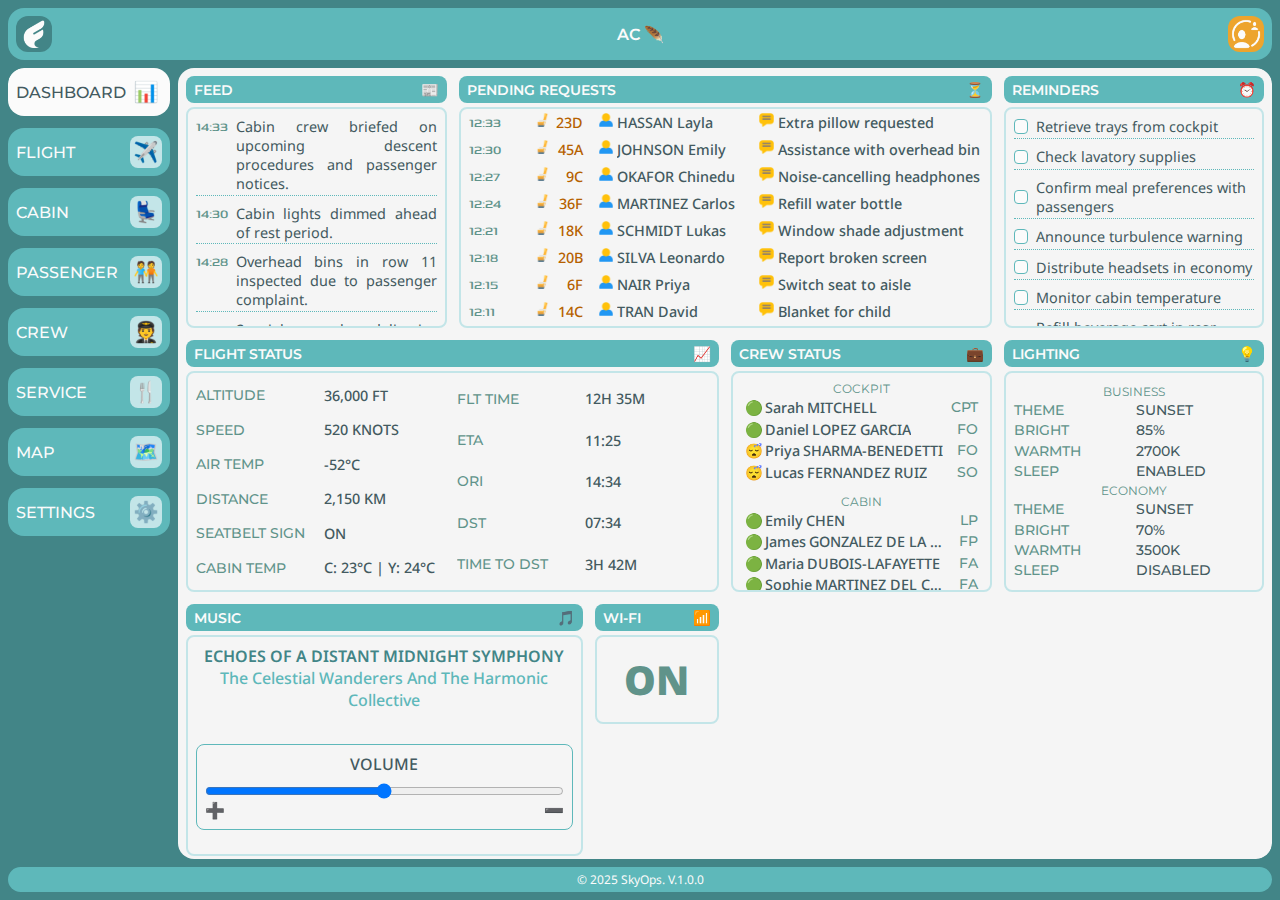
<file: dashboard.html>
<!DOCTYPE html>
<html lang="en">

<head>
    <meta charset="UTF-8">
    <meta name="viewport" content="width=device-width, initial-scale=1.0">
    <meta name="description" content="SkyOps Admin Panel for inflight management and operations.">
    <meta name="keywords" content="inflight, admin, airline, management, dashboard, crew, passenger">
    <meta name="author" content="Wayne Lee">
    <title>SkyOps Admin - Dashboard</title>
    <link rel="stylesheet" href="css/app.css">
    <link rel="stylesheet" href="css/media_queries.css">
    <link rel="apple-touch-icon" sizes="180x180" href="/apple-touch-icon.png">
    <link rel="icon" type="image/png" sizes="32x32" href="/favicon-32x32.png">
    <link rel="icon" type="image/png" sizes="16x16" href="/favicon-16x16.png">
    <link rel="manifest" href="/site.webmanifest">
</head>

<body>
    <div class="app-container">

        <header class="top-bar">
            <img class="logo" src="img/logo.png" alt="logo">

            <span class="flight-number-container"><span class="airline-code" id="iata-code">AC</span><span
                    class="flight-number" id="flight-number"></span> 🪶 <span class="aircraft-type"
                    id="aircraft-type"></span>
            </span>
            <a class="account-button" href="index.html"><img class="account-ico" src="img/menu_ico/account.png"
                    alt="account function icon"></a>
        </header>

        <div class="content-container">

            <nav class="menu-container">
                <ul class="menu">
                    <li class="menu-item-current">
                        <span class="menu-current">Dashboard</span>
                        <img class="menu-item-icon-current" src="img/menu_ico/dashboard.png" alt="dashboard emoji">
                    </li>
                    <li class="menu-item">
                        <a href="flight.html" class="menu-link">Flight</a>
                        <a href="flight.html">
                            <img class="menu-item-icon" src="img/menu_ico/flight.png" alt="plane emoji">
                        </a>
                    </li>
                    <li class="menu-item">
                        <a href="cabin.html" class="menu-link">Cabin</a>
                        <a href="cabin.html">
                            <img class="menu-item-icon" src="img/menu_ico/cabin.png" alt="seat emoji">
                        </a>
                    </li>
                    <li class="menu-item">
                        <a href="passenger.html" class="menu-link">Passenger</a>
                        <a href="passenger.html">
                            <img class="menu-item-icon" src="img/menu_ico/pax.png" alt="people holding hands emoji">
                        </a>
                    </li>
                    <li class="menu-item">
                        <a href="crew.html" class="menu-link">Crew</a>
                        <a href="crew.html">
                            <img class="menu-item-icon" src="img/menu_ico/crew.png" alt="pilot emoji">
                        </a>
                    </li>
                    <li class="menu-item">
                        <a href="service.html" class="menu-link">Service</a>
                        <a href="service.html">
                            <img class="menu-item-icon" src="img/menu_ico/service.png" alt="fork and knife emoji">
                        </a>
                    </li>
                    <li class="menu-item">
                        <a href="map.html" class="menu-link">Map</a>
                        <a href="map.html">
                            <img class="menu-item-icon" src="img/menu_ico/map.png" alt="world map emoji">
                        </a>
                    </li>
                    <li class="menu-item">
                        <a href="settings.html" class="menu-link">Settings</a>
                        <a href="settings.html">
                            <img class="menu-item-icon" src="img/menu_ico/settings.png" alt="gear emoji">
                        </a>
                    </li>
                </ul>
            </nav>

            <main class="main-content-container dashboard-content-container">
                <!-- FEED -->
                <div class="modular-panel mp-feed">
                    <div class="modular-panel-title-container">
                        <h3 class="modular-panel-title">Feed</h3>
                        <span class="modular-panel-title-ico">📰</span>
                    </div>
                    <div class="modular-panel-content-container feed-content-container">
                        <span class="feed-time">14:33</span>
                        <p class="feed-content">Cabin crew briefed on upcoming descent procedures and passenger notices.
                        </p>

                        <span class="feed-time">14:30</span>
                        <p class="feed-content">Cabin lights dimmed ahead of rest period.</p>

                        <span class="feed-time">14:28</span>
                        <p class="feed-content">Overhead bins in row 11 inspected due to passenger complaint.</p>

                        <span class="feed-time">14:25</span>
                        <p class="feed-content">Special meal deliveries completed for dietary needs: vegan, gluten-free,
                            halal.</p>

                        <span class="feed-time">14:22</span>
                        <p class="feed-content">Baby bassinet installed at seat 3G per passenger request.</p>

                        <span class="feed-time">14:19</span>
                        <p class="feed-content">Crew began inventory check for duty-free items.</p>

                        <span class="feed-time">14:17</span>
                        <p class="feed-content">Hot towels delivered to business class section.</p>

                        <span class="feed-time">14:14</span>
                        <p class="feed-content">Headsets distributed to passengers in rows 20–30.</p>

                        <span class="feed-time">14:12</span>
                        <p class="feed-content">Captain announced expected turbulence. Seatbelt signs turned on.</p>

                        <span class="feed-time">14:09</span>
                        <p class="feed-content">Beverage cart deployed in aisle 1 - light refreshment service ongoing.
                        </p>

                        <span class="feed-time">14:07</span>
                        <p class="feed-content">Passenger in 16B requested medical assistance. Crew alerted.</p>

                        <span class="feed-time">14:05</span>
                        <p class="feed-content">Lavatory in rear galley restocked with amenities and supplies.</p>

                        <span class="feed-time">14:02</span>
                        <p class="feed-content">Meal trays collected. Crew preparing snack options for next service
                            cycle.</p>
                    </div>
                </div>
                <!-- PENDING REQUESTS -->
                <div class="modular-panel mp-pending-requests">
                    <div class="modular-panel-title-container">
                        <h3 class="modular-panel-title">Pending Requests</h3>
                        <span class="modular-panel-title-ico">⏳</span>
                    </div>
                    <div class="modular-panel-content-container pending-requests-container">
                        <span class="request-time">12:33</span>
                        <img class="request-ico" src="img/request-seat-ico.png" alt="plane seat icon">
                        <span class="request-seat">23D</span>
                        <img class="request-ico" src="img/request-pax-ico.png" alt="passenger icon">
                        <span class="request-name nowrap">
                            <span class="request-last-name">Hassan</span>
                            <span class="request-first-name">Layla</span>
                        </span>
                        <img class="request-ico" src="img/request-content-ico.png" alt="dialogue icon">
                        <span class="request-content">Extra pillow requested</span>

                        <span class="request-time">12:30</span>
                        <img class="request-ico" src="img/request-seat-ico.png" alt="plane seat icon">
                        <span class="request-seat">45A</span>
                        <img class="request-ico" src="img/request-pax-ico.png" alt="passenger icon">
                        <span class="request-name nowrap">
                            <span class="request-last-name">Johnson</span>
                            <span class="request-first-name">Emily</span>
                        </span>
                        <img class="request-ico" src="img/request-content-ico.png" alt="dialogue icon">
                        <span class="request-content">Assistance with overhead bin</span>

                        <span class="request-time">12:27</span>
                        <img class="request-ico" src="img/request-seat-ico.png" alt="plane seat icon">
                        <span class="request-seat">9C</span>
                        <img class="request-ico" src="img/request-pax-ico.png" alt="passenger icon">
                        <span class="request-name nowrap">
                            <span class="request-last-name">Okafor</span>
                            <span class="request-first-name">Chinedu</span>
                        </span>
                        <img class="request-ico" src="img/request-content-ico.png" alt="dialogue icon">
                        <span class="request-content">Noise-cancelling headphones</span>

                        <span class="request-time">12:24</span>
                        <img class="request-ico" src="img/request-seat-ico.png" alt="plane seat icon">
                        <span class="request-seat">36F</span>
                        <img class="request-ico" src="img/request-pax-ico.png" alt="passenger icon">
                        <span class="request-name nowrap">
                            <span class="request-last-name">Martinez</span>
                            <span class="request-first-name">Carlos</span>
                        </span>
                        <img class="request-ico" src="img/request-content-ico.png" alt="dialogue icon">
                        <span class="request-content">Refill water bottle</span>

                        <span class="request-time">12:21</span>
                        <img class="request-ico" src="img/request-seat-ico.png" alt="plane seat icon">
                        <span class="request-seat">18K</span>
                        <img class="request-ico" src="img/request-pax-ico.png" alt="passenger icon">
                        <span class="request-name nowrap">
                            <span class="request-last-name">Schmidt</span>
                            <span class="request-first-name">Lukas</span>
                        </span>
                        <img class="request-ico" src="img/request-content-ico.png" alt="dialogue icon">
                        <span class="request-content">Window shade adjustment</span>

                        <span class="request-time">12:18</span>
                        <img class="request-ico" src="img/request-seat-ico.png" alt="plane seat icon">
                        <span class="request-seat">20B</span>
                        <img class="request-ico" src="img/request-pax-ico.png" alt="passenger icon">
                        <span class="request-name nowrap">
                            <span class="request-last-name">Silva</span>
                            <span class="request-first-name">Leonardo</span>
                        </span>
                        <img class="request-ico" src="img/request-content-ico.png" alt="dialogue icon">
                        <span class="request-content">Report broken screen</span>

                        <span class="request-time">12:15</span>
                        <img class="request-ico" src="img/request-seat-ico.png" alt="plane seat icon">
                        <span class="request-seat">6F</span>
                        <img class="request-ico" src="img/request-pax-ico.png" alt="passenger icon">
                        <span class="request-name nowrap">
                            <span class="request-last-name">Nair</span>
                            <span class="request-first-name">Priya</span>
                        </span>
                        <img class="request-ico" src="img/request-content-ico.png" alt="dialogue icon">
                        <span class="request-content">Switch seat to aisle</span>

                        <span class="request-time">12:11</span>
                        <img class="request-ico" src="img/request-seat-ico.png" alt="plane seat icon">
                        <span class="request-seat">14C</span>
                        <img class="request-ico" src="img/request-pax-ico.png" alt="passenger icon">
                        <span class="request-name nowrap">
                            <span class="request-last-name">Tran</span>
                            <span class="request-first-name">David</span>
                        </span>
                        <img class="request-ico" src="img/request-content-ico.png" alt="dialogue icon">
                        <span class="request-content">Blanket for child</span>

                        <span class="request-time">12:08</span>
                        <img class="request-ico" src="img/request-seat-ico.png" alt="plane seat icon">
                        <span class="request-seat">3A</span>
                        <img class="request-ico" src="img/request-pax-ico.png" alt="passenger icon">
                        <span class="request-name nowrap">
                            <span class="request-last-name">Wong</span>
                            <span class="request-first-name">Alice</span>
                        </span>
                        <img class="request-ico" src="img/request-content-ico.png" alt="dialogue icon">
                        <span class="request-content">Requesting charging cable</span>

                        <span class="request-time">12:04</span>
                        <img class="request-ico" src="img/request-seat-ico.png" alt="plane seat icon">
                        <span class="request-seat">12H</span>
                        <img class="request-ico" src="img/request-pax-ico.png" alt="passenger icon">
                        <span class="request-name nowrap">
                            <span class="request-last-name">Doe</span>
                            <span class="request-first-name">John</span>
                        </span>
                        <img class="request-ico" src="img/request-content-ico.png" alt="dialogue icon">
                        <span class="request-content">Coke with ice</span>
                    </div>
                </div>
                <!-- REMINDERS -->
                <div class="modular-panel mp-reminders">
                    <div class="modular-panel-title-container">
                        <h3 class="modular-panel-title">Reminders</h3>
                        <span class="modular-panel-title-ico">⏰</span>
                    </div>
                    <div class="modular-panel-content-container">
                        <ul class="reminder-list">
                            <li>
                                <label class="reminder-text">
                                    <input type="checkbox" name="reminder1" class="reminder-checkbox">
                                    Retrieve trays from cockpit
                                </label>
                            </li>
                            <li>
                                <label class="reminder-text">
                                    <input type="checkbox" name="reminder2" class="reminder-checkbox">
                                    Check lavatory supplies
                                </label>
                            </li>
                            <li>
                                <label class="reminder-text">
                                    <input type="checkbox" name="reminder3" class="reminder-checkbox">
                                    Confirm meal preferences with passengers
                                </label>
                            </li>
                            <li>
                                <label class="reminder-text">
                                    <input type="checkbox" name="reminder4" class="reminder-checkbox">
                                    Announce turbulence warning
                                </label>
                            </li>
                            <li>
                                <label class="reminder-text">
                                    <input type="checkbox" name="reminder5" class="reminder-checkbox">
                                    Distribute headsets in economy
                                </label>
                            </li>
                            <li>
                                <label class="reminder-text">
                                    <input type="checkbox" name="reminder6" class="reminder-checkbox">
                                    Monitor cabin temperature
                                </label>
                            </li>
                            <li>
                                <label class="reminder-text">
                                    <input type="checkbox" name="reminder7" class="reminder-checkbox">
                                    Refill beverage cart in rear galley
                                </label>
                            </li>
                            <li>
                                <label class="reminder-text">
                                    <input type="checkbox" name="reminder8" class="reminder-checkbox">
                                    Collect trash from aisle 2
                                </label>
                            </li>
                            <li>
                                <label class="reminder-text">
                                    <input type="checkbox" name="reminder9" class="reminder-checkbox">
                                    Verify seatbelt compliance before descent
                                </label>
                            </li>
                            <li>
                                <label class="reminder-text">
                                    <input type="checkbox" name="reminder10" class="reminder-checkbox">
                                    Update crew on gate arrival details
                                </label>
                            </li>
                        </ul>
                    </div>
                </div>
                <!-- FLIGHT STATUS -->
                <div class="modular-panel mp-flight-status">
                    <div class="modular-panel-title-container">
                        <h3 class="modular-panel-title">Flight Status</h3>
                        <span class="modular-panel-title-ico">📈</span>
                    </div>
                    <div class="modular-panel-content-container flight-status-container">
                        <div class="flight-status-left-container">
                            <span class="flight-status-label">Altitude</span>
                            <span class="flight-status-value flight-status-altitude">36,000 ft</span>
                            <span class="flight-status-label">Speed</span>
                            <span class="flight-status-value flight-status-speed">520 knots</span>
                            <span class="flight-status-label">Air Temp</span>
                            <span class="flight-status-value flight-status-temp">-52°C</span>
                            <span class="flight-status-label">Distance</span>
                            <span class="flight-status-value flight-status-distance">2,150 km</span>
                            <span class="flight-status-label">Seatbelt Sign</span>
                            <span class="flight-status-value flight-status-seatbelt">On</span>
                            <span class="flight-status-label">Cabin Temp</span>
                            <span class="flight-status-value"> <span class="nowrap">C: 23°C</span> |
                                <span class="nowrap">Y: 24°C</span></span>
                        </div>
                        <div class="flight-status-right-container">
                            <span class="flight-status-label">FLT Time</span>
                            <span class="flight-status-value">12h 35m</span>
                            <span class="flight-status-label">ETA</span>
                            <span class="flight-status-value">11:25</span>
                            <span class="flight-status-label">ORI</span>
                            <span class="flight-status-value">14:34</span>
                            <span class="flight-status-label">DST</span>
                            <span class="flight-status-value">07:34</span>
                            <span class="flight-status-label">Time to DST</span>
                            <span class="flight-status-value">3h 42m</span>
                        </div>

                    </div>
                </div>
                <!-- CREW STATUS -->
                <div class="modular-panel mp-crew-status">
                    <div class="modular-panel-title-container">
                        <h3 class="modular-panel-title">Crew Status</h3>
                        <span class="modular-panel-title-ico">💼</span>
                    </div>
                    <div class="modular-panel-content-container crew-status-container">
                        <div class="crew-status-cockpit-container">
                            <ul class="crew-status-list crew-status-list-cockpit">
                                <li class="crew-status-group-label">Cockpit</li>
                                <li class="crew-status-list-item">
                                    <div class="crew-status-name-container">
                                        <div class="crew-status-ico">🟢</div>
                                        <div class="crew-status-firstname">Sarah</div>
                                        <div class="crew-status-lastname">Mitchell</div>
                                    </div>
                                    <div class="crew-status-rank">CPT</div>
                                </li>
                                <li class="crew-status-list-item">
                                    <div class="crew-status-name-container">
                                        <div class="crew-status-ico">🟢</div>
                                        <div class="crew-status-firstname">Daniel</div>
                                        <div class="crew-status-lastname">Lopez Garcia</div>
                                    </div>
                                    <div class="crew-status-rank">FO</div>
                                </li>
                                <li class="crew-status-list-item">
                                    <div class="crew-status-name-container">
                                        <div class="crew-status-ico">😴</div>
                                        <div class="crew-status-firstname">Priya</div>
                                        <div class="crew-status-lastname">Sharma-Benedetti</div>
                                    </div>
                                    <div class="crew-status-rank">FO</div>
                                </li>
                                <li class="crew-status-list-item">
                                    <div class="crew-status-name-container">
                                        <div class="crew-status-ico">😴</div>
                                        <div class="crew-status-firstname">Lucas</div>
                                        <div class="crew-status-lastname">Fernandez Ruiz</div>
                                    </div>
                                    <div class="crew-status-rank">SO</div>
                                </li>
                            </ul>
                        </div>
                        <div class="crew-status-cabin-container">
                            <ul class="crew-status-list crew-status-list-cabin">
                                <li class="crew-status-group-label">Cabin</li>
                                <li class="crew-status-list-item">
                                    <div class="crew-status-name-container">
                                        <div class="crew-status-ico">🟢</div>
                                        <div class="crew-status-firstname">Emily</div>
                                        <div class="crew-status-lastname">Chen</div>
                                    </div>
                                    <div class="crew-status-rank">LP</div>
                                </li>
                                <li class="crew-status-list-item">
                                    <div class="crew-status-name-container">
                                        <div class="crew-status-ico">🟢</div>
                                        <div class="crew-status-firstname">James</div>
                                        <div class="crew-status-lastname">Gonzalez de la Vega</div>
                                    </div>
                                    <div class="crew-status-rank">FP</div>
                                </li>
                                <li class="crew-status-list-item">
                                    <div class="crew-status-name-container">
                                        <div class="crew-status-ico">🟢</div>
                                        <div class="crew-status-firstname">Maria</div>
                                        <div class="crew-status-lastname">Dubois-Lafayette</div>
                                    </div>
                                    <div class="crew-status-rank">FA</div>
                                </li>
                                <li class="crew-status-list-item">
                                    <div class="crew-status-name-container">
                                        <div class="crew-status-ico">🟢</div>
                                        <div class="crew-status-firstname">Sophie</div>
                                        <div class="crew-status-lastname">Martinez del Castillo
                                        </div>
                                    </div>
                                    <div class="crew-status-rank">FA</div>
                                </li>
                                <li class="crew-status-list-item">
                                    <div class="crew-status-name-container">
                                        <div class="crew-status-ico">🟢</div>
                                        <div class="crew-status-firstname">Ahmed</div>
                                        <div class="crew-status-lastname">El-Sayed</div>
                                    </div>
                                    <div class="crew-status-rank">FA</div>
                                </li>
                                <li class="crew-status-list-item">
                                    <div class="crew-status-name-container">
                                        <div class="crew-status-ico">😴</div>
                                        <div class="crew-status-firstname">Julia</div>
                                        <div class="crew-status-lastname">Perez de la Cruz</div>
                                    </div>
                                    <div class="crew-status-rank">FA</div>
                                </li>
                                <li class="crew-status-list-item">
                                    <div class="crew-status-name-container">
                                        <div class="crew-status-ico">😴</div>
                                        <div class="crew-status-firstname">Chloe</div>
                                        <div class="crew-status-lastname">Evans</div>
                                    </div>
                                    <div class="crew-status-rank">FA</div>
                                </li>
                                <li class="crew-status-list-item">
                                    <div class="crew-status-name-container">
                                        <div class="crew-status-ico">🟢</div>
                                        <div class="crew-status-firstname">Mark</div>
                                        <div class="crew-status-lastname">Robinson-Smith</div>
                                    </div>
                                    <div class="crew-status-rank">FA</div>
                                </li>
                                <li class="crew-status-list-item">
                                    <div class="crew-status-name-container">
                                        <div class="crew-status-ico">🟢</div>
                                        <div class="crew-status-firstname">Isabella</div>
                                        <div class="crew-status-lastname">Rossi</div>
                                    </div>
                                    <div class="crew-status-rank">FA</div>
                                </li>
                                <li class="crew-status-list-item">
                                    <div class="crew-status-name-container">
                                        <div class="crew-status-ico">😴</div>
                                        <div class="crew-status-firstname">Tomoko</div>
                                        <div class="crew-status-lastname">Morales de los Santos</div>
                                    </div>
                                    <div class="crew-status-rank">FA</div>
                                </li>
                            </ul>
                        </div>
                        <div class="crew-status-sb-container">
                            <ul class="crew-status-list crew-status-list-sb">
                                <li class="crew-status-group-label">Stand-By</li>
                                <li class="crew-status-list-item">
                                    <div class="crew-status-name-container">
                                        <div class="crew-status-ico">😴</div>
                                        <div class="crew-status-firstname">Hannah</div>
                                        <div class="crew-status-lastname">Peterson</div>
                                    </div>
                                    <div class="crew-status-rank">FA</div>
                                </li>
                                <li class="crew-status-list-item">
                                    <div class="crew-status-name-container">
                                        <div class="crew-status-ico">😴</div>
                                        <div class="crew-status-firstname">Leonardo</div>
                                        <div class="crew-status-lastname">Rodriguez Sanchez</div>
                                    </div>
                                    <div class="crew-status-rank">FA</div>
                                </li>
                                <li class="crew-status-list-item">
                                    <div class="crew-status-name-container">
                                        <div class="crew-status-ico">😴</div>
                                        <div class="crew-status-firstname">Samantha</div>
                                        <div class="crew-status-lastname">Nguyen</div>
                                    </div>
                                    <div class="crew-status-rank">FA</div>
                                </li>
                                <li class="crew-status-list-item">
                                    <div class="crew-status-name-container">
                                        <div class="crew-status-ico">😴</div>
                                        <div class="crew-status-firstname">Victor</div>
                                        <div class="crew-status-lastname">Ivanov-Petrov</div>
                                    </div>
                                    <div class="crew-status-rank">FA</div>
                                </li>
                            </ul>
                        </div>
                    </div>
                </div>
                <!-- LIGHTING -->
                <div class="modular-panel mp-lighting">
                    <div class="modular-panel-title-container">
                        <h3 class="modular-panel-title">Lighting</h3>
                        <span class="modular-panel-title-ico">💡</span>
                    </div>
                    <div class="modular-panel-content-container lighting-container">
                        <div class="lighting-area-container c-lighting">
                            <p class="lighting-class-label">Business</p>
                            <div class="lighting-option-container">
                                <span class="lighting-option-label">Theme</span>
                                <span class="light-option-value">Sunset</span>
                                <span class="lighting-option-label">Bright</span>
                                <span class="light-option-value">85%</span>
                                <span class="lighting-option-label">Warmth</span>
                                <span class="light-option-value">2700K</span>
                                <span class="lighting-option-label">Sleep</span>
                                <span class="light-option-value">Enabled</span>
                            </div>
                        </div>

                        <div class="lighting-area-container y-lighting">
                            <p class="lighting-class-label">Economy</p>
                            <div class="lighting-option-container">
                                <span class="lighting-option-label">Theme</span>
                                <span class="light-option-value">Sunset</span>
                                <span class="lighting-option-label">Bright</span>
                                <span class="light-option-value">70%</span>
                                <span class="lighting-option-label">Warmth</span>
                                <span class="light-option-value">3500K</span>
                                <span class="lighting-option-label">Sleep</span>
                                <span class="light-option-value">Disabled</span>
                            </div>

                        </div>
                    </div>
                </div>
                <!-- MUSIC -->
                <div class="modular-panel mp-music">
                    <div class="modular-panel-title-container">
                        <h3 class="modular-panel-title">Music</h3>
                        <span class="modular-panel-title-ico">🎵</span>
                    </div>
                    <div class="modular-panel-content-container music-status-container">
                        <div class="currently-playing-container">
                            <p class="currently-playing-title">Echoes of a Distant Midnight Symphony</p>
                            <p class="currently-playing-artist">The Celestial Wanderers and the Harmonic Collective</p>
                        </div>

                        <div class="slide-ctrl-container">
                            <label for="music-volume" class="music-volume-label">Volume</label>
                            <input class="slider" type="range" name="music-volume" id="music-volume" min="0" max="100"
                                step="5">
                            <div class="slider-label-container">
                                <span class="slider-label shade-label">➕</span>
                                <span class="slider-label shade-label">➖</span>
                            </div>
                        </div>
                    </div>
                </div>
                <!-- WIFI -->
                <div class="modular-panel mp-wifi">
                    <div class="modular-panel-title-container">
                        <h3 class="modular-panel-title">Wi-Fi</h3>
                        <span class="modular-panel-title-ico">📶</span>
                    </div>
                    <div class="modular-panel-content-container wifi-status-container">
                        <p class="wifi-status" id="wifi-status">on</p>
                    </div>
                </div>
        </div>



        </main>

        <footer class="footer">
            <p>&copy; 2025 SkyOps. V.1.0.0</p>
        </footer>
    </div>
    </div>

    <script src="js/app.js"></script>

</body>

</html>
</file>
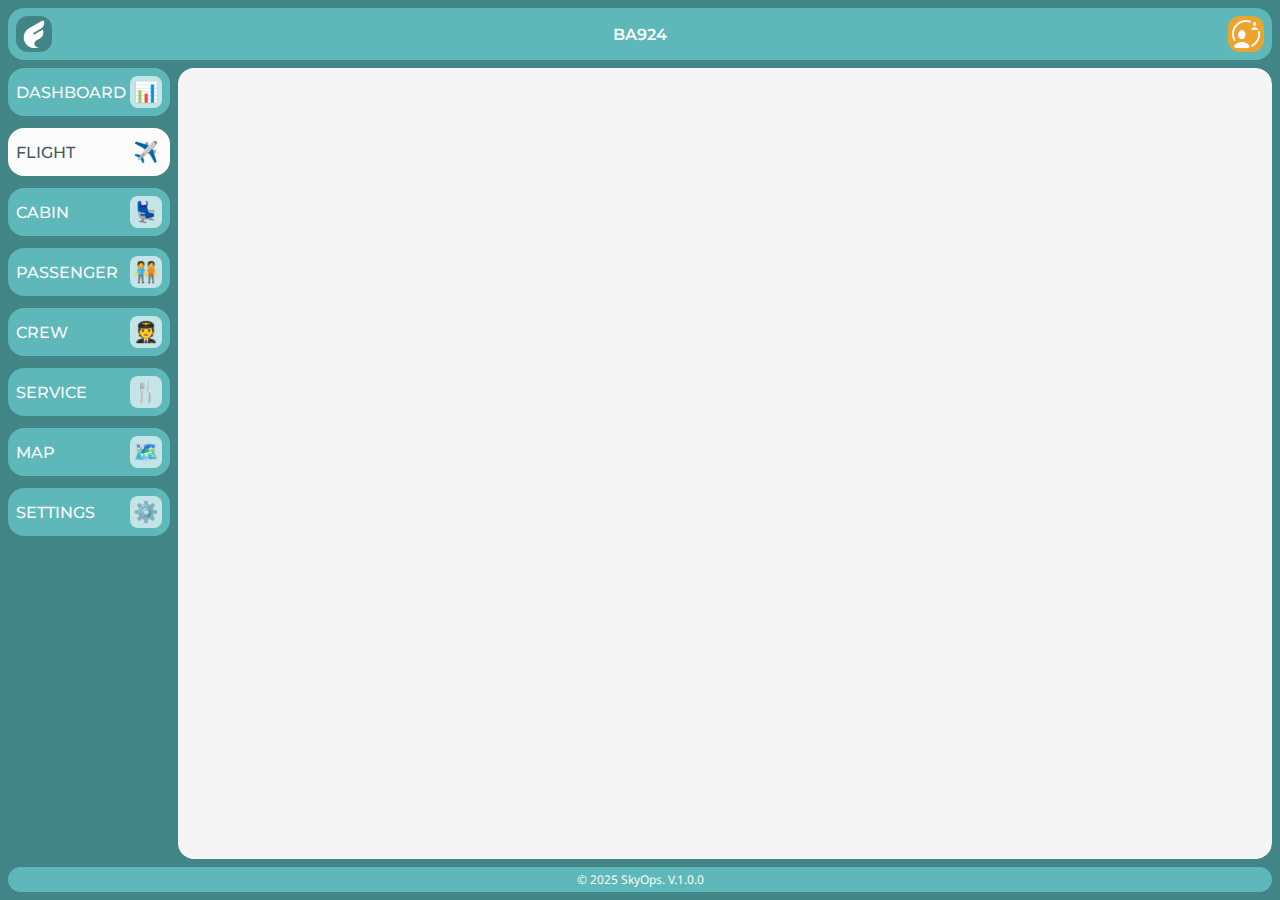
<file: flight.html>
<!DOCTYPE html>
<html lang="en">

<head>
    <meta charset="UTF-8">
    <meta name="viewport" content="width=device-width, initial-scale=1.0">
    <meta name="description" content="SkyOps Admin Panel for inflight management and operations.">
    <meta name="keywords" content="inflight, admin, airline, management, dashboard, crew, passenger">
    <meta name="author" content="Wayne Lee">
    <title>SkyOps Admin - Flight</title>
    <link rel="stylesheet" href="css/app.css">
    <link rel="stylesheet" href="css/media_queries.css">
    <link rel="apple-touch-icon" sizes="180x180" href="/apple-touch-icon.png">
    <link rel="icon" type="image/png" sizes="32x32" href="/favicon-32x32.png">
    <link rel="icon" type="image/png" sizes="16x16" href="/favicon-16x16.png">
    <link rel="manifest" href="/site.webmanifest">
</head>

<body>
    <div class="app-container">

        <header class="top-bar">
            <img class="logo" src="img/logo.png" alt="logo">

            <span class="flight-number-container"><span class="airline-code">BA</span><span
                    class="flight-number">924</span>
            </span>
            <a class="account-button" href=""><img class="account-ico" src="img/menu_ico/account.png"
                    alt="account function icon"></a>

        </header>

        <div class="content-container">
            <nav class="menu-container">
                <ul class="menu">
                    <li class="menu-item">
                        <a href="dashboard.html" class="menu-link">Dashboard</a>
                        <a href="dashboard.html">
                            <img class="menu-item-icon" src="img/menu_ico/dashboard.png" alt="dashboard emoji">
                        </a>
                    </li>
                    <li class="menu-item-current">
                        <span class="menu-current">Flight</span>
                        <img class="menu-item-icon-current" src="img/menu_ico/flight.png" alt="plane emoji">
                    </li>
                    <li class="menu-item">
                        <a href="cabin.html" class="menu-link">Cabin</a>
                        <a href="cabin.html">
                            <img class="menu-item-icon" src="img/menu_ico/cabin.png" alt="seat emoji">
                        </a>
                    </li>
                    <li class="menu-item">
                        <a href="passenger.html" class="menu-link">Passenger</a>
                        <a href="passenger.html"><img class="menu-item-icon" src="img/menu_ico/pax.png"
                                alt="people holding hands emoji"></a>
                    </li>
                    <li class="menu-item">
                        <a href="crew.html" class="menu-link">Crew</a>
                        <a href="crew.html">
                            <img class="menu-item-icon" src="img/menu_ico/crew.png" alt="pilot emoji">
                        </a>
                    </li>
                    <li class="menu-item">
                        <a href="service.html" class="menu-link">Service</a>
                        <a href="service.html">
                            <img class="menu-item-icon" src="img/menu_ico/service.png" alt="fork and knife emoji">
                        </a>
                    </li>
                    <li class="menu-item">
                        <a href="map.html" class="menu-link">Map</a>
                        <a href="map.html">
                            <img class="menu-item-icon" src="img/menu_ico/map.png" alt="world map emoji">
                        </a>
                    </li>
                    <li class="menu-item">
                        <a href="settings.html" class="menu-link">Settings</a>
                        <a href="settings.html">
                            <img class="menu-item-icon" src="img/menu_ico/settings.png" alt="gear emoji">
                        </a>
                    </li>
                </ul>
            </nav>

            <main class="main-content-container flight-content-container">


            </main>
        </div>

        <footer class="footer">
            <p>&copy; 2025 SkyOps. V.1.0.0</p>
        </footer>
    </div>



</body>

</html>
</file>
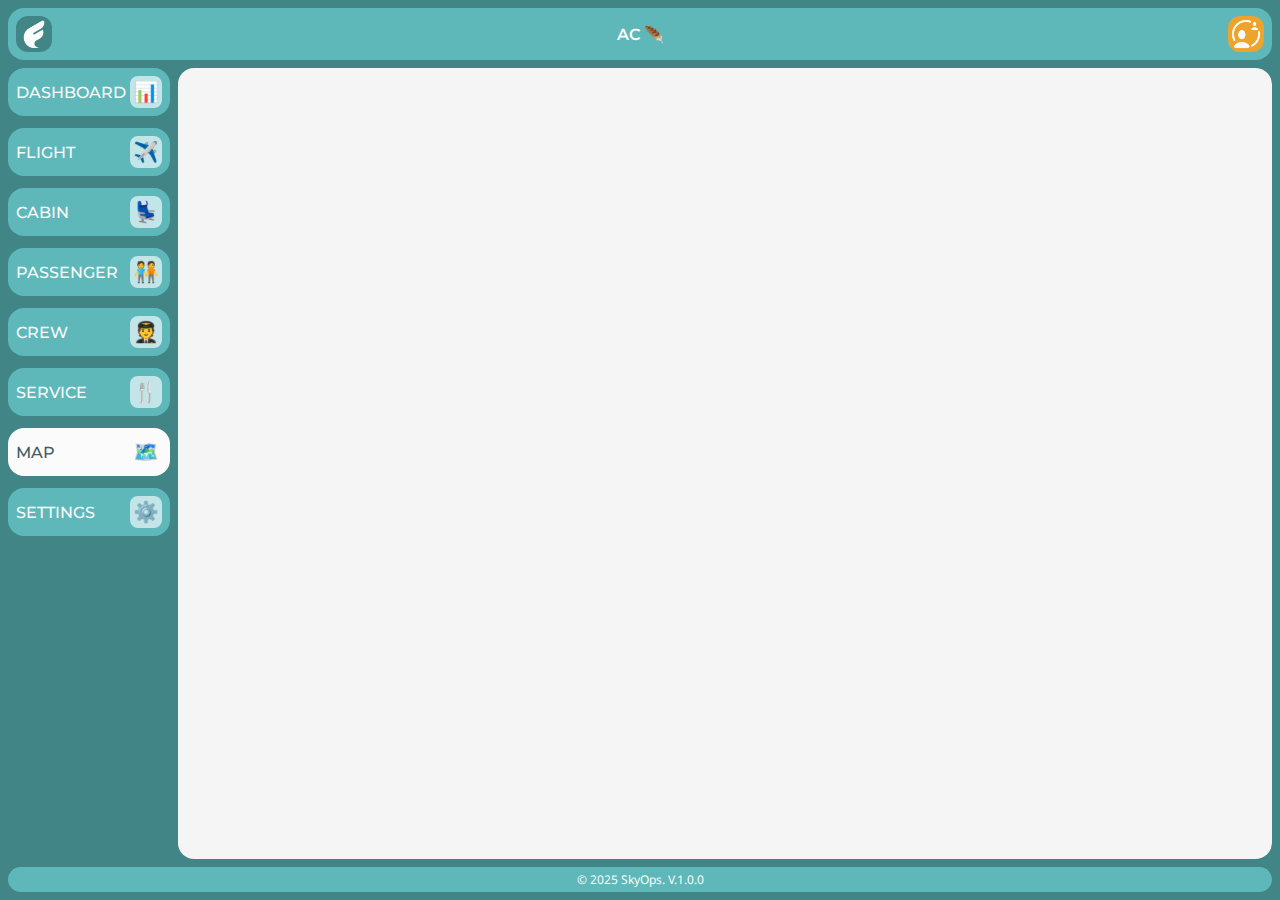
<file: map.html>
<!DOCTYPE html>
<html lang="en">

<head>
    <meta charset="UTF-8">
    <meta name="viewport" content="width=device-width, initial-scale=1.0">
    <meta name="description" content="SkyOps Admin Panel for inflight management and operations.">
    <meta name="keywords" content="inflight, admin, airline, management, dashboard, crew, passenger">
    <meta name="author" content="Wayne Lee">
    <title>SkyOps Admin - Map</title>
    <link rel="stylesheet" href="css/app.css">
    <link rel="stylesheet" href="css/media_queries.css">
    <link rel="apple-touch-icon" sizes="180x180" href="/apple-touch-icon.png">
    <link rel="icon" type="image/png" sizes="32x32" href="/favicon-32x32.png">
    <link rel="icon" type="image/png" sizes="16x16" href="/favicon-16x16.png">
    <link rel="manifest" href="/site.webmanifest">
</head>

<body>
    <div class="app-container">
        <header class="top-bar">
            <img class="logo" src="img/logo.png" alt="logo">

            <span class="flight-number-container"><span class="airline-code" id="iata-code">AC</span><span
                    class="flight-number" id="flight-number"></span> 🪶 <span class="aircraft-type"
                    id="aircraft-type"></span>
            </span>
            <a class="account-button" href=""><img class="account-ico" src="img/menu_ico/account.png"
                    alt="account function icon"></a>
        </header>

        <div class="content-container">
            <nav class="menu-container">
                <ul class="menu">
                    <li class="menu-item">
                        <a href="dashboard.html" class="menu-link">Dashboard</a><a href="dashboard.html"><img
                                class="menu-item-icon" src="img/menu_ico/dashboard.png" alt="dashboard emoji"></a>
                    </li>
                    <li class="menu-item">
                        <a href="flight.html" class="menu-link">Flight</a><a href="flight.html"><img
                                class="menu-item-icon" src="img/menu_ico/flight.png" alt="plane emoji"></a>
                    </li>
                    <li class="menu-item">
                        <a href="cabin.html" class="menu-link">Cabin</a><a href="cabin.html"><img class="menu-item-icon"
                                src="img/menu_ico/cabin.png" alt="seat emoji"></a>
                    </li>
                    <li class="menu-item">
                        <a href="passenger.html" class="menu-link">Passenger</a><a href="passenger.html"><img
                                class="menu-item-icon" src="img/menu_ico/pax.png" alt="people holding hands emoji"></a>
                    </li>
                    <li class="menu-item">
                        <a href="crew.html" class="menu-link">Crew</a><a href="crew.html"><img class="menu-item-icon"
                                src="img/menu_ico/crew.png" alt="pilot emoji"></a>
                    </li>
                    <li class="menu-item">
                        <a href="service.html" class="menu-link">Service</a><a href="service.html"><img
                                class="menu-item-icon" src="img/menu_ico/service.png" alt="fork and knife emoji"></a>
                    </li>
                    <li class="menu-item-current">
                        <span class="menu-current">Map</span><img class="menu-item-icon-current"
                            src="img/menu_ico/map.png" alt="world map emoji">
                    </li>
                    <li class="menu-item">
                        <a href="settings.html" class="menu-link">Settings</a><a href="settings.html"><img
                                class="menu-item-icon" src="img/menu_ico/settings.png" alt="gear emoji"></a>
                    </li>
                </ul>
            </nav>
            <main class="main-content-container map-content-container">
                <!-- Map page content goes here -->
            </main>
        </div>
        <footer class="footer">
            <p>&copy; 2025 SkyOps. V.1.0.0</p>
        </footer>
    </div>
    <script src="js/app.js"></script>
</body>

</html>
</file>
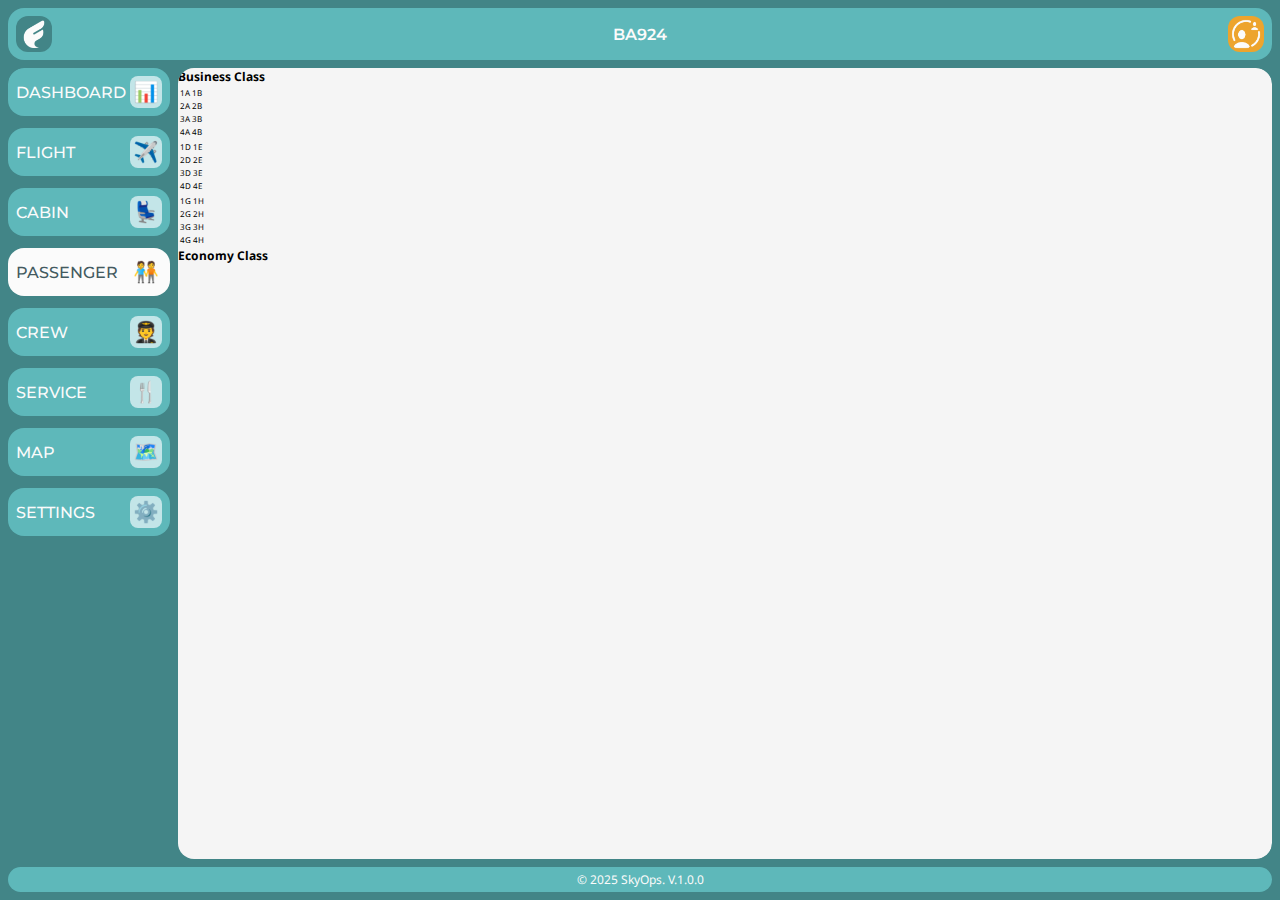
<file: passenger.html>
<!DOCTYPE html>
<html lang="en">

<head>
    <meta charset="UTF-8">
    <meta name="viewport" content="width=device-width, initial-scale=1.0">
    <meta name="description" content="SkyOps Admin Panel for inflight management and operations.">
    <meta name="keywords" content="inflight, admin, airline, management, dashboard, crew, passenger">
    <meta name="author" content="Wayne Lee">
    <title>SkyOps Admin - Passenger</title>
    <link rel="stylesheet" href="css/app.css">
    <link rel="stylesheet" href="css/media_queries.css">
    <link rel="apple-touch-icon" sizes="180x180" href="/apple-touch-icon.png">
    <link rel="icon" type="image/png" sizes="32x32" href="/favicon-32x32.png">
    <link rel="icon" type="image/png" sizes="16x16" href="/favicon-16x16.png">
    <link rel="manifest" href="/site.webmanifest">
</head>

<body>
    <div class="app-container">

        <header class="top-bar">
            <img class="logo" src="img/logo.png" alt="logo">

            <span class="flight-number-container"><span class="airline-code">BA</span><span
                    class="flight-number">924</span>
            </span>
            <a class="account-button" href=""><img class="account-ico" src="img/menu_ico/account.png"
                    alt="account function icon"></a>

        </header>

        <div class="content-container">
            <nav class="menu-container">
                <ul class="menu">
                    <li class="menu-item">
                        <a href="dashboard.html" class="menu-link">Dashboard</a>
                        <a href="dashboard.html">
                            <img class="menu-item-icon" src="img/menu_ico/dashboard.png" alt="dashboard emoji">
                        </a>
                    </li>
                    <li class="menu-item">
                        <a href="flight.html" class="menu-link">Flight</a>
                        <a href="flight.html">
                            <img class="menu-item-icon" src="img/menu_ico/flight.png" alt="plane emoji">
                        </a>
                    </li>
                    <li class="menu-item">
                        <a href="cabin.html" class="menu-link">Cabin</a>
                        <a href="cabin.html">
                            <img class="menu-item-icon" src="img/menu_ico/cabin.png" alt="seat emoji">
                        </a>
                    </li>
                    <li class="menu-item-current">
                        <span class="menu-current">Passenger</span>
                        <img class="menu-item-icon-current" src="img/menu_ico/pax.png" alt="people holding hands emoji">
                    </li>
                    <li class="menu-item">
                        <a href="crew.html" class="menu-link">Crew</a>
                        <a href="crew.html">
                            <img class="menu-item-icon" src="img/menu_ico/crew.png" alt="pilot emoji">
                        </a>
                    </li>
                    <li class="menu-item">
                        <a href="service.html" class="menu-link">Service</a>
                        <a href="service.html">
                            <img class="menu-item-icon" src="img/menu_ico/service.png" alt="fork and knife emoji">
                        </a>
                    </li>
                    <li class="menu-item">
                        <a href="map.html" class="menu-link">Map</a>
                        <a href="map.html">
                            <img class="menu-item-icon" src="img/menu_ico/map.png" alt="world map emoji">
                        </a>
                    </li>
                    <li class="menu-item">
                        <a href="settings.html" class="menu-link">Settings</a>
                        <a href="settings.html">
                            <img class="menu-item-icon" src="img/menu_ico/settings.png" alt="gear emoji">
                        </a>
                    </li>
                </ul>
            </nav>

            <main class="main-content-container passenger-content-container">
                <div class="passenger-cabin-group-container">
                    <h2>Business Class</h2>
                    <div class="passenger-table-container">
                        <!-- Left Block (Seats A & B) -->
                        <table class="seat-block">
                            <tr>
                                <td class="seat" id="1A">1A <span class="pax-name"></span></td>
                                <td class="seat" id="1B">1B <span class="pax-name"></span></td>
                            </tr>
                            <tr>
                                <td class="seat" id="2A">2A <span class="pax-name"></span></td>
                                <td class="seat" id="2B">2B <span class="pax-name"></span></td>
                            </tr>
                            <tr>
                                <td class="seat" id="3A">3A <span class="pax-name"></span></td>
                                <td class="seat" id="3B">3B <span class="pax-name"></span></td>
                            </tr>
                            <tr>
                                <td class="seat" id="4A">4A <span class="pax-name"></span></td>
                                <td class="seat" id="4B">4B <span class="pax-name"></span></td>
                            </tr>
                        </table>

                        <!-- Center Block (Seats D & E) -->
                        <table class="seat-block">
                            <tr>
                                <td class="seat" id="1D">1D <span class="pax-name"></span></td>
                                <td class="seat" id="1E">1E <span class="pax-name"></span></td>
                            </tr>
                            <tr>
                                <td class="seat" id="2D">2D <span class="pax-name"></span></td>
                                <td class="seat" id="2E">2E <span class="pax-name"></span></td>
                            </tr>
                            <tr>
                                <td class="seat" id="3D">3D <span class="pax-name"></span></td>
                                <td class="seat" id="3E">3E <span class="pax-name"></span></td>
                            </tr>
                            <tr>
                                <td class="seat" id="4D">4D <span class="pax-name"></span></td>
                                <td class="seat" id="4E">4E <span class="pax-name"></span></td>
                            </tr>
                        </table>

                        <!-- Right Block (Seats G & H) -->
                        <table class="seat-block">
                            <tr>
                                <td class="seat" id="1G">1G <span class="pax-name"></span></td>
                                <td class="seat" id="1H">1H <span class="pax-name"></span></td>
                            </tr>
                            <tr>
                                <td class="seat" id="2G">2G <span class="pax-name"></span></td>
                                <td class="seat" id="2H">2H <span class="pax-name"></span></td>
                            </tr>
                            <tr>
                                <td class="seat" id="3G">3G <span class="pax-name"></span></td>
                                <td class="seat" id="3H">3H <span class="pax-name"></span></td>
                            </tr>
                            <tr>
                                <td class="seat" id="4G">4G <span class="pax-name"></span></td>
                                <td class="seat" id="4H">4H <span class="pax-name"></span></td>
                            </tr>
                        </table>

                    </div>
                </div>

                <div class="passenger-cabin-group-container">
                    <h2>Economy Class</h2>
                    <div class="passenger-table-container" id="economy-blocks">
                        <!-- JS will insert the tables here -->
                    </div>
                </div>

            </main>
        </div>

        <footer class="footer">
            <p>&copy; 2025 SkyOps. V.1.0.0</p>
        </footer>
    </div>



</body>

</html>
</file>
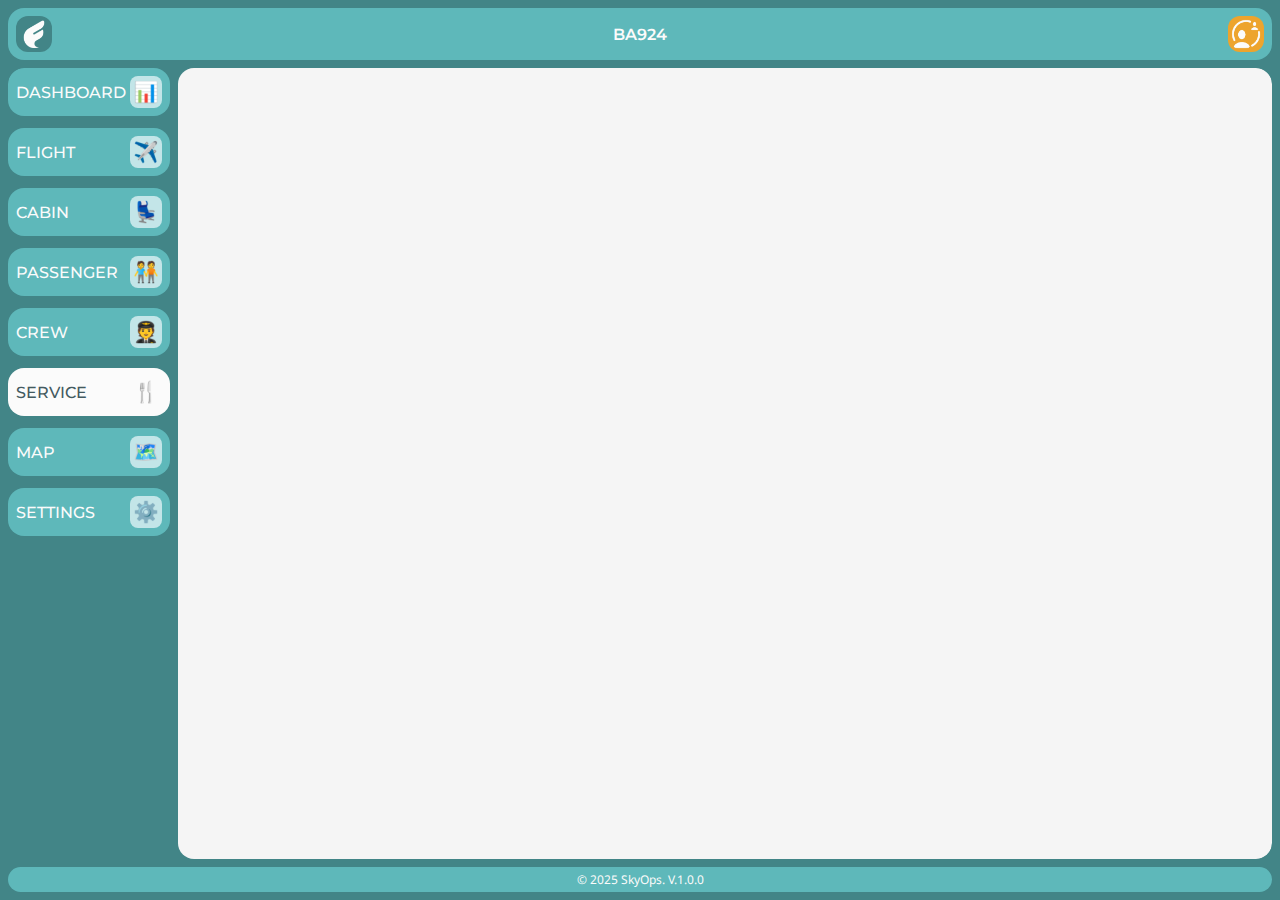
<file: service.html>
<!DOCTYPE html>
<html lang="en">

<head>
    <meta charset="UTF-8">
    <meta name="viewport" content="width=device-width, initial-scale=1.0">
    <meta name="description" content="SkyOps Admin Panel for inflight management and operations.">
    <meta name="keywords" content="inflight, admin, airline, management, dashboard, crew, passenger">
    <meta name="author" content="Wayne Lee">
    <title>SkyOps Admin - Service</title>
    <link rel="stylesheet" href="css/app.css">
    <link rel="stylesheet" href="css/media_queries.css">
    <link rel="apple-touch-icon" sizes="180x180" href="/apple-touch-icon.png">
    <link rel="icon" type="image/png" sizes="32x32" href="/favicon-32x32.png">
    <link rel="icon" type="image/png" sizes="16x16" href="/favicon-16x16.png">
    <link rel="manifest" href="/site.webmanifest">
</head>

<body>
    <div class="app-container">
        <header class="top-bar">
            <img class="logo" src="img/logo.png" alt="logo">
            <span class="flight-number-container"><span class="airline-code">BA</span><span
                    class="flight-number">924</span></span>
            <a class="account-button" href=""><img class="account-ico" src="img/menu_ico/account.png"
                    alt="account function icon"></a>
        </header>
        <div class="content-container">
            <nav class="menu-container">
                <ul class="menu">
                    <li class="menu-item"><a href="dashboard.html" class="menu-link">Dashboard</a><a
                            href="dashboard.html"><img class="menu-item-icon" src="img/menu_ico/dashboard.png"
                                alt="dashboard emoji"></a></li>
                    <li class="menu-item"><a href="flight.html" class="menu-link">Flight</a><a href="flight.html"><img
                                class="menu-item-icon" src="img/menu_ico/flight.png" alt="plane emoji"></a></li>
                    <li class="menu-item"><a href="cabin.html" class="menu-link">Cabin</a><a href="cabin.html"><img
                                class="menu-item-icon" src="img/menu_ico/cabin.png" alt="seat emoji"></a></li>
                    <li class="menu-item"><a href="passenger.html" class="menu-link">Passenger</a><a
                            href="passenger.html"><img class="menu-item-icon" src="img/menu_ico/pax.png"
                                alt="people holding hands emoji"></a></li>
                    <li class="menu-item"><a href="crew.html" class="menu-link">Crew</a><a href="crew.html"><img
                                class="menu-item-icon" src="img/menu_ico/crew.png" alt="pilot emoji"></a></li>
                    <li class="menu-item-current"><span class="menu-current">Service</span><img
                            class="menu-item-icon-current" src="img/menu_ico/service.png" alt="fork and knife emoji">
                    </li>
                    <li class="menu-item"><a href="map.html" class="menu-link">Map</a><a href="map.html"><img
                                class="menu-item-icon" src="img/menu_ico/map.png" alt="world map emoji"></a></li>
                    <li class="menu-item"><a href="settings.html" class="menu-link">Settings</a><a
                            href="settings.html"><img class="menu-item-icon" src="img/menu_ico/settings.png"
                                alt="gear emoji"></a></li>
                </ul>
            </nav>
            <main class="main-content-container service-content-container">
                <!-- Service page content goes here -->
            </main>
        </div>
        <footer class="footer">
            <p>&copy; 2025 SkyOps. V.1.0.0</p>
        </footer>
    </div>
</body>

</html>
</file>
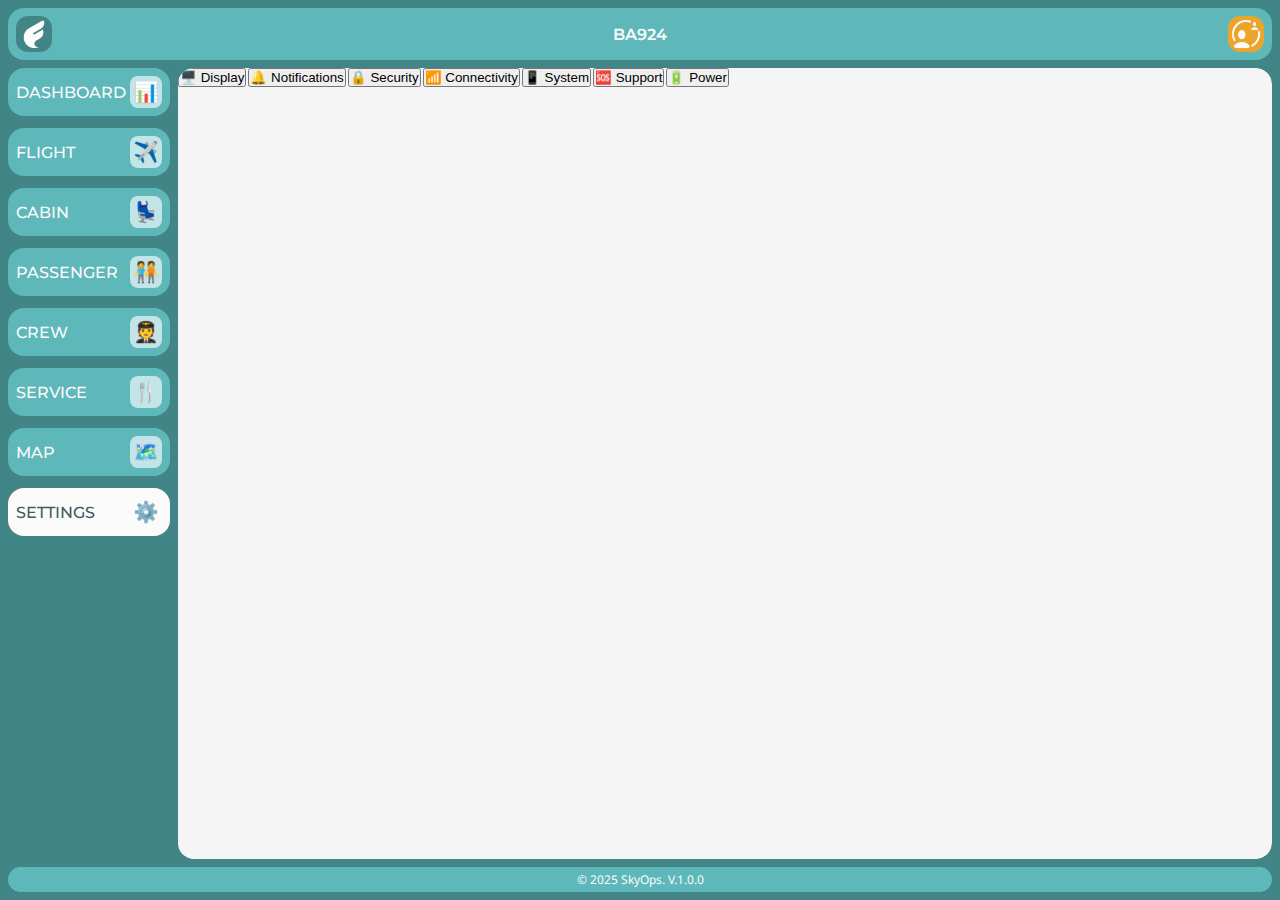
<file: settings.html>
<!DOCTYPE html>
<html lang="en">

<head>
    <meta charset="UTF-8">
    <meta name="viewport" content="width=device-width, initial-scale=1.0">
    <meta name="description" content="SkyOps Admin Panel for inflight management and operations.">
    <meta name="keywords" content="inflight, admin, airline, management, dashboard, crew, passenger">
    <meta name="author" content="Wayne Lee">
    <title>SkyOps Admin - Settings</title>
    <link rel="stylesheet" href="css/app.css">
    <link rel="stylesheet" href="css/media_queries.css">
    <link rel="apple-touch-icon" sizes="180x180" href="/apple-touch-icon.png">
    <link rel="icon" type="image/png" sizes="32x32" href="/favicon-32x32.png">
    <link rel="icon" type="image/png" sizes="16x16" href="/favicon-16x16.png">
    <link rel="manifest" href="/site.webmanifest">
</head>

<body>
    <div class="app-container">
        <header class="top-bar">
            <img class="logo" src="img/logo.png" alt="logo">
            <span class="flight-number-container"><span class="airline-code">BA</span><span
                    class="flight-number">924</span></span>
            <a class="account-button" href=""><img class="account-ico" src="img/menu_ico/account.png"
                    alt="account function icon"></a>
        </header>
        <div class="content-container">
            <nav class="menu-container">
                <ul class="menu">
                    <li class="menu-item">
                        <a href="dashboard.html" class="menu-link">Dashboard</a><a href="dashboard.html"><img
                                class="menu-item-icon" src="img/menu_ico/dashboard.png" alt="dashboard emoji"></a>
                    </li>
                    <li class="menu-item">
                        <a href="flight.html" class="menu-link">Flight</a><a href="flight.html"><img
                                class="menu-item-icon" src="img/menu_ico/flight.png" alt="plane emoji"></a>
                    </li>
                    <li class="menu-item">
                        <a href="cabin.html" class="menu-link">Cabin</a><a href="cabin.html"><img class="menu-item-icon"
                                src="img/menu_ico/cabin.png" alt="seat emoji"></a>
                    </li>
                    <li class="menu-item">
                        <a href="passenger.html" class="menu-link">Passenger</a><a href="passenger.html"><img
                                class="menu-item-icon" src="img/menu_ico/pax.png" alt="people holding hands emoji"></a>
                    </li>
                    <li class="menu-item">
                        <a href="crew.html" class="menu-link">Crew</a><a href="crew.html"><img class="menu-item-icon"
                                src="img/menu_ico/crew.png" alt="pilot emoji"></a>
                    </li>
                    <li class="menu-item">
                        <a href="service.html" class="menu-link">Service</a><a href="service.html"><img
                                class="menu-item-icon" src="img/menu_ico/service.png" alt="fork and knife emoji"></a>
                    </li>
                    <li class="menu-item">
                        <a href="map.html" class="menu-link">Map</a><a href="map.html"><img class="menu-item-icon"
                                src="img/menu_ico/map.png" alt="world map emoji"></a>
                    </li>
                    <li class="menu-item-current">
                        <span class="menu-current">Settings</span><img class="menu-item-icon-current"
                            src="img/menu_ico/settings.png" alt="gear emoji">
                    </li>
                </ul>
            </nav>
            <main class="main-content-container settings-content-container">
                <nav class="settings-menu-container">
                    <button type="button" class="settings-menu-btn" id="settings-display">
                        <span class="settings-menu-ico">🖥️</span>
                        <span class="settings-menu-btn-text">Display</span>
                    </button>
                    <button type="button" class="settings-menu-btn" id="settings-notifications">
                        <span class="settings-menu-ico">🔔</span>
                        <span class="settings-menu-btn-text">Notifications</span>
                    </button>
                    <button type="button" class="settings-menu-btn" id="settings-security">
                        <span class="settings-menu-ico">🔒</span>
                        <span class="settings-menu-btn-text">Security</span>
                    </button>
                    <button type="button" class="settings-menu-btn" id="settings-connectivity">
                        <span class="settings-menu-ico">📶</span>
                        <span class="settings-menu-btn-text">Connectivity</span>
                    </button>
                    <button type="button" class="settings-menu-btn" id="settings-system">
                        <span class="settings-menu-ico">📱</span>
                        <span class="settings-menu-btn-text">System</span>
                    </button>
                    <button type="button" class="settings-menu-btn" id="settings-support">
                        <span class="settings-menu-ico">🆘</span>
                        <span class="settings-menu-btn-text">Support</span>
                    </button>
                    <button type="button" class="settings-menu-btn" id="settings-power">
                        <span class="settings-menu-ico">🔋</span>
                        <span class="settings-menu-btn-text">Power</span>
                    </button>
                </nav>
            </main>
        </div>
        <footer class="footer">
            <p>&copy; 2025 SkyOps. V.1.0.0</p>
        </footer>
    </div>
</body>

</html>
</file>
<file: css/app.css>
@import url("https://fonts.googleapis.com/css2?family=Genos:ital,wght@0,100..900;1,100..900&family=Montserrat:ital,wght@0,100..900;1,100..900&family=Noto+Sans:ital,wght@0,100..900;1,100..900&display=swap");
/* RESET */
*,
*:before,
*:after {
	box-sizing: border-box;
	margin: 0;
	padding: 0;
}

/*-----GLOBAL VARIABLES-----*/
:root {
	/* colors */
	/* --default theme-- */
	--color-primary: #5eb8ba;
	--color-analogous: #428587;
	--color-analogous-lighter: #c3e5e8;
	--color-complimentary: #eda42d;
	--color-complimentary-darker: #b66100;
	--color-light-background: #fbfbfb;
	--color-alt-background: #f5f5f5;
	--color-soft-contrast: #60938a;
	--color-neutral-constrast: #435a60;
}

/*-----GLOBAL STYLES*-----*/
html {
	font-size: 62.5%;
	font-family: "Noto Sans", sans-serif;
	background-color: var(--color-alt-background);
}

a {
	text-decoration: none;
}

optgroup {
	font-size: 1.8rem;
	color: var(--color-neutral-constrast);
	background: var(--color-analogous-lighter);
}

option {
	font-family: "Noto Sans";
	font-size: 1.5rem;
	background: var(--color-alt-background);
}

input [type="radio"] {
	margin-right: 0.5rem;
	vertical-align: middle;
}

input[type="search"] {
	max-width: 35rem;
	width: 100%;
	font-size: 1.5rem;
	font-family: "Noto Sans";
	background-color: var(--color-analogous-lighter);
	height: 4rem;
	border: none;
	padding: 0 0.5rem;
}

button {
	cursor: pointer;
}

.visually-hidden {
	position: absolute;
	width: 1px;
	height: 1px;
	padding: 0;
	margin: -1px;
	overflow: hidden;
	clip: rect(0 0 0 0);
	white-space: nowrap;
	border: 0;
}

.app-container {
	max-width: 1800px;
	margin: 0 auto;
	display: flex;
	flex-direction: column;
	height: 100vh;
	background-color: var(--color-analogous);
	padding: 1rem;
	gap: 1rem;
}

.nowrap {
	text-wrap: nowrap;
}

.hidden {
	display: none;
}

.content-container {
	display: flex;
	height: 100%;
	gap: 1rem;
	border-radius: 2rem;
	overflow-y: scroll;
	scrollbar-width: none;
}

.section-bar {
	width: 100%;
	background-color: var(--color-analogous-lighter);
	border-radius: 1rem;
	display: flex;
	justify-content: space-evenly;
	gap: 0.5rem;
	padding: 0.8rem;
	font-size: 2rem;
	text-transform: uppercase;
	font-weight: 500;
	color: var(--color-neutral-constrast);
}

.section-bar-btn,
.sub-section-bar-btn {
	width: 100%;
	max-width: 15rem;
	font-size: 1.8rem;
	font-weight: 600;
	text-transform: uppercase;
	background-color: var(--color-primary);
	color: var(--color-light-background);
	border-radius: 1rem;
	border: none;
	padding: 0.5rem 1rem;
}

.section-bar-btn:hover,
.section-bar-btn-active,
.sub-section-bar-btn:hover,
.sub-section-bar-btn-active {
	background-color: var(--color-complimentary);
}

.sub-section-bar {
	width: 100%;
	display: flex;
	justify-content: space-evenly;
	margin-bottom: 1rem;
	color: var(--color-neutral-constrast);
	padding-bottom: 0.8rem;
	gap: 0.5rem;
}

.slide-ctrl-container {
	padding: 1rem;
	margin-bottom: 2rem;
	border: 1.5px solid var(--color-primary);
	border-radius: 1rem;
}

.slider {
	display: block;
	width: 100%;
	max-width: 60rem;
	margin: auto;
}

.slider-label {
	font-size: 2rem;
}

.slider-reset-btn {
	font-size: 1.8rem;
	padding: 0.2rem, 1rem;
	background-color: var(--color-primary);
	border: none;
	border-radius: 0.5rem;
	max-width: 15rem;
	color: var(--color-light-background);
	text-transform: uppercase;
}

.slider-reset-btn:hover,
.slider-reset-btn:active {
	background-color: var(--color-complimentary);
}

.slider-label-container {
	width: 100%;
	max-width: 60rem;
	margin: auto;
	display: flex;
	justify-content: space-between;
}

/*-----HEADER-----*/
.top-bar {
	display: flex;
	justify-content: space-between;
	align-items: center;
	gap: 1.5rem;
	padding: 1rem;
	max-height: 9rem;
	border-radius: 2rem;
	background-color: var(--color-primary);
	position: sticky;
	top: 0;
}

.logo {
	width: 4.5rem;
	border-radius: 1.5rem;
	background-color: var(--color-analogous);
	padding: 0.5rem;
}

.flight-number-container {
	font-family: Montserrat;
	font-size: 2rem;
	color: var(--color-light-background);
	text-align: center;
	font-weight: 600;
}

.account-button {
	display: flex;
	justify-content: center;
	align-items: center;
}

.account-ico {
	width: 4.5rem;
	padding: 0.2rem;
	border-radius: 1.5rem;
	background-color: var(--color-complimentary);
}

/*-----CONTENT AREA-----*/
.main-content-container {
	width: 100%;
	height: 100%;
	overflow-y: scroll;
	scrollbar-width: none;
	min-width: 0;
	background-color: var(--color-alt-background);
	border-radius: 2rem;
}

/* NAVIGATION BAR */
.menu-container {
	overflow: scroll;
	scrollbar-width: none;
	flex-shrink: 0;
}

.menu {
	display: flex;
	flex-direction: column;
	gap: 1.5rem;
}

.menu-item,
.menu-item-current {
	display: flex;
	justify-content: space-between;
	align-items: center;
	gap: 0.5rem;
	list-style: none;
	padding: 1rem;
	font-size: 2rem;
	font-weight: 500;
	font-family: "Montserrat";
	text-transform: uppercase;
	border-radius: 2rem;
}

.menu-item {
	background-color: var(--color-primary);
}

.menu-item-current {
	background-color: var(--color-light-background);
	color: var(--color-neutral-constrast);
}

.menu-item:hover,
.menu-item:active {
	background-color: var(--color-complimentary);
}

.menu-item-icon,
.menu-item-icon-current {
	display: flex;
	justify-content: center;
	align-items: center;
	width: 4rem;
	border-radius: 1rem;
	padding: 0.5rem;
}

.menu-item-icon {
	background-color: var(--color-analogous-lighter);
}

.menu-link {
	width: 100%;
	height: 100%;
}

.menu-link,
.menu-link:visited {
	color: var(--color-light-background);
}
.menu-link:hover,
.menu-link:active {
	color: var(--color-neutral-constrast);
}

/*-----FOOTER-----*/
.footer {
	background-color: var(--color-primary);
	position: sticky;
	bottom: 0;
	padding: 0.5rem 1rem;
	text-align: right;
	color: var(--color-light-background);
	border-radius: 2rem;
	font-size: 1.5rem;
	text-align: center;
}

/*-----Index / Login Page-----*/

.login-content-container {
	padding: 1.5rem;
}

.welcome-msg {
	font-size: 2.5rem;
	font-family: Montserrat;
	text-transform: capitalize;
	text-align: center;
	color: var(--color-primary);
	margin-bottom: 2rem;
}

.login-field-container {
	width: 100%;
	max-width: 50rem;
	margin: auto;
	display: grid;
	grid-template-columns: 1fr 2.5fr;
	column-gap: 0.5rem;
	row-gap: 1rem;
	background-color: var(--color-primary);
	border-radius: 1rem;
	padding: 1rem 1.5rem;
	margin-bottom: 2rem;
}

.login-field-container label {
	font-size: 1.8rem;
	font-weight: 600;
	color: var(--color-light-background);
	text-transform: uppercase;
}

.login-field-container input {
	border: none;
	border-radius: 0.5rem;
	padding: 0.5rem;
	font-size: 1.5rem;
	color: var(--color-neutral-constrast);
}

.airline-code,
.aircraft-type {
	text-transform: uppercase;
}

.login-btn-container {
	margin: auto;
	width: 100%;
	max-width: 50rem;
	display: flex;
	justify-content: space-evenly;
}

.login-page-btn {
	background-color: var(--color-analogous);
	border: none;
	padding: 0.5rem 1rem;
	font-size: 2rem;
	text-transform: uppercase;
	font-weight: 500;
	font-family: Montserrat;
	color: var(--color-light-background);
	border-radius: 0.5rem;
	width: 14rem;
}

.login-page-btn:hover {
	background-color: var(--color-complimentary);
}

/*-----Dashboard Page-----*/
.dashboard-content-container {
	display: grid;
	grid-template-columns: repeat(8, 1fr);
	gap: 1.5rem;
	grid-auto-rows: 15rem;
	padding: 1rem;
}

.modular-panel {
	border-radius: 1rem;
	display: flex;
	flex-direction: column;
	min-width: 0;
	gap: 0.5rem;
}

.modular-panel-title-container {
	display: flex;
	justify-content: space-between;
	align-items: center;
	background-color: var(--color-primary);
	border-radius: 1rem;
	padding: 0.5rem 1rem;
}

.modular-panel-title {
	font-size: 1.8rem;
	font-weight: 600;
	font-family: Montserrat;
	text-transform: uppercase;
	color: var(--color-light-background);
}

.modular-panel-title-ico {
	font-size: 1.8rem;
}

.modular-panel-content-container {
	border-radius: 1rem;
	padding: 1rem;
	border: 2px solid var(--color-analogous-lighter);
	width: 100%;
	height: 100%;
	overflow: scroll;
	scrollbar-width: none;
}

/* feed */
.mp-feed {
	grid-column: 1/3;
	grid-row: 1/3;
}

.feed-content-container {
	width: 100%;
	display: grid;
	grid-template-columns: 1.5fr 8fr;
	row-gap: 1rem;
	text-align: justify;
}

.feed-time,
.feed-content {
	border-bottom: 1.5px dotted var(--color-primary);
	padding-bottom: 0.2rem;
}

.feed-time {
	font-size: 2rem;
	font-family: Genos;
	font-weight: 500;
	color: var(--color-soft-contrast);
}

.feed-content {
	font-size: 1.8rem;
	color: var(--color-neutral-constrast);
	margin-left: 0.2rem;
}

/* pending requests */
.mp-pending-requests {
	grid-column: 3/7;
	grid-row: 1/3;
}

.pending-requests-container {
	display: grid;
	grid-template-columns: 1fr 0.5fr 0.6fr 0.5fr 2.5fr 0.5fr 4fr;
	column-gap: 0.5rem;
	row-gap: 1rem;
	overflow: scroll;
	scrollbar-width: none;
	padding: 0.5rem 1rem;
}

.request-ico {
	width: 1.8rem;
	justify-self: end;
}

.request-time {
	color: var(--color-soft-contrast);
	font-weight: 500;
	font-family: Genos;
	font-size: 2rem;
}

.request-seat {
	text-align: right;
	color: var(--color-complimentary-darker);
	font-weight: 500;
	font-size: 1.8rem;
}

.request-name {
	color: var(--color-neutral-constrast);
	font-weight: 500;
	font-size: 1.8rem;
	overflow: hidden;
	text-overflow: ellipsis;
}

.request-first-name {
	text-transform: capitalize;
}

.request-last-name {
	text-transform: uppercase;
}

.request-content {
	color: var(--color-neutral-constrast);
	font-weight: 500;
	font-size: 1.8rem;
}

/* reminders */
.mp-reminders {
	grid-column: 7/9;
	grid-row: 1/3;
}

.reminder-list {
	display: flex;
	flex-direction: column;
	gap: 1rem;
	list-style: none;
}

.reminder-text {
	display: flex;
	gap: 1rem;
	font-size: 1.8rem;
	align-items: center;
	color: var(--color-neutral-constrast);
	border-bottom: 1.5px dotted var(--color-primary);
	padding-bottom: 0.3rem;
}

.reminder-checkbox {
	appearance: none;
	min-width: 1.8rem;
	min-height: 1.8rem;
	background-color: var(--color-light-background);
	border: 1.5px solid var(--color-primary);
	border-radius: 0.5rem;
	cursor: pointer;
}

.reminder-checkbox:checked {
	background-color: var(--color-complimentary);
}

/* flight status */
.mp-flight-status {
	grid-column: 1/5;
	grid-row: 3/5;
}

.flight-status-container {
	display: grid;
	grid-template-columns: 1fr 1fr;
	column-gap: 1rem;
	text-transform: uppercase;
}

.flight-status-left-container,
.flight-status-right-container {
	display: grid;
	grid-template-columns: repeat(2, 1fr);
	grid-auto-rows: auto;
	align-items: center;
	column-gap: 0.5rem;
	row-gap: 0.8rem;
	overflow: scroll;
	scrollbar-width: none;
}

.flight-status-label {
	font-size: 1.8rem;
	font-weight: 500;
	font-family: "Montserrat";
	color: var(--color-soft-contrast);
}

.flight-status-value {
	font-size: 1.8rem;
	font-weight: 500;
	color: var(--color-neutral-constrast);
}
/* crew status */
.mp-crew-status {
	grid-column: 5/7;
	grid-row: 3/5;
}

.crew-status-container {
	display: flex;
	flex-direction: column;
	gap: 0.5rem;
}

.crew-status-list {
	list-style: none;
	display: flex;
	flex-direction: column;
	gap: 0.3rem;
	margin-bottom: 1rem;
}

.crew-status-list-item {
	font-size: 1.1rem;
	display: flex;
	justify-content: space-between;
	gap: 1rem;
	font-weight: 500;
}

.crew-status-name-container {
	display: flex;
	gap: 0.3rem;
	align-items: center;
	color: var(--color-neutral-constrast);
	font-size: 1.8rem;
	min-width: 0;
	flex-shrink: 1;
}
.crew-status-lastname {
	text-transform: uppercase;
	overflow: hidden;
	white-space: nowrap;
	text-overflow: ellipsis;
}

.crew-status-rank {
	font-size: 1.8rem;
	font-family: "Montserrat";
	text-transform: uppercase;
	color: var(--color-soft-contrast);
}

.crew-status-group-label {
	font-size: 1.5rem;
	font-family: "Montserrat";
	text-transform: uppercase;
	align-self: center;
	color: var(--color-soft-contrast);
}

.crew-status-cockpit-container,
.crew-status-cabin-container,
.crew-status-sb-container {
	/* border: 1.5px solid var(--color-text-warm-contrast); */
	padding: 0 0.5rem;
}

/* lighting */
.mp-lighting {
	grid-column: 7/9;
	grid-row: 3/5;
}

.lighting-container {
	display: flex;
	flex-direction: column;
	justify-content: space-evenly;
}

.lighting-area-container {
	display: flex;
	flex-direction: column;
	gap: 0.3rem;
}

.lighting-option-container {
	display: grid;
	grid-template-columns: 1fr 1fr;
	row-gap: 0.3rem;
	column-gap: 0.5rem;
	align-items: center;
}

.lighting-class-label {
	font-size: 1.5rem;
	font-family: "Montserrat";
	text-transform: uppercase;
	text-align: center;
	color: var(--color-soft-contrast);
}

.lighting-option-label,
.light-option-value {
	font-family: "Montserrat";
	font-size: 1.8rem;
	font-weight: 500;
	text-transform: uppercase;
}

.light-option-value {
	color: var(--color-neutral-constrast);
}

.lighting-option-label {
	color: var(--color-soft-contrast);
}

/* wifi */
.wifi-status-container {
	display: flex;
	flex-direction: column;
	justify-content: center;
	align-items: center;
}

.wifi-status {
	font-size: 5rem;
	font-weight: 900;
	text-transform: uppercase;
	color: var(--color-soft-contrast);
}

/* music */
.mp-music {
	grid-column: 1/4;
	grid-row: 5/7;
}

.music-status-container {
	display: grid;
	grid-template-rows: 1fr 1fr;
	gap: 0.5rem;
}

.currently-playing-container {
	text-align: center;
}

.currently-playing-title {
	font-size: 2rem;
	font-weight: 600;
	color: var(--color-analogous);
	text-transform: uppercase;
}

.currently-playing-artist {
	font-size: 2rem;
	font-weight: 500;
	color: var(--color-primary);
	text-transform: capitalize;
}

.music-volume-label {
	font-size: 2rem;
	font-weight: 500;
	text-transform: uppercase;
	color: var(--color-neutral-constrast);
	display: block;
	text-align: center;
	margin-bottom: 1rem;
}

/*-----Cabin Page-----*/
.cabin-ctrl-section-container {
	display: flex;
	flex-direction: column;
	padding: 1rem;
	gap: 1.5rem;
	align-items: center;
}

.cabin-menu-container {
	display: flex;
	justify-content: space-evenly;
	gap: 1rem;
	padding: 1rem 1.5rem;
	position: sticky;
	top: 0;
	background-color: var(--color-alt-background);
	border-bottom: 2px solid var(--color-analogous);
	z-index: 2;
}

.cabin-menu-btn {
	height: 4rem;
	display: flex;
	justify-content: space-evenly;
	align-items: center;
	gap: 0.5rem;
	font-family: Montserrat;
	font-size: 1.8rem;
	font-weight: 600;
	text-transform: uppercase;
	color: var(--color-analogous);
	background-color: var(--color-analogous-lighter);
	max-width: 13rem;
	width: 100%;
	padding: 0.5rem 1.5rem;
	border-radius: 1rem;
	border: none;
}

.cabin-menu-btn:hover {
	background-color: var(--color-primary);
	color: var(--color-light-background);
}

.cabin-menu-btn-active {
	background-color: var(--color-primary);
	color: var(--color-light-background);
}

.cabin-ctrl-category-title-container {
	height: 3rem;
}

.cabin-ctrl-category-title {
	font-size: 1.8rem;
	font-weight: 600;
	font-family: Montserrat;
	text-transform: uppercase;
	text-align: center;
	color: var(--color-soft-contrast);
}

.description-ico {
	display: block;
	font-size: 2rem;
	margin-bottom: 0.5rem;
	text-align: center;
	font-weight: 500;
	color: var(--color-primary);
}

/* Cabin Page - PA Section*/
.pa-selection-container {
	width: 100%;
	max-width: 80rem;
	display: flex;
	flex-wrap: wrap;
	gap: 1rem;
	justify-content: space-evenly;
	align-items: center;
	background-color: var(--color-primary);
	padding: 1rem;
	border-radius: 1rem;
}

.pa-selection-dropdown {
	width: 100%;
	max-width: 60rem;
	background-color: var(--color-alt-background);
	height: 4rem;
	overflow: hidden;
	text-overflow: ellipsis;
	border: none;
	padding-left: 0.5rem;
	font-size: 2rem;
}

.pa-info-container {
	width: 100%;
	max-height: 40rem;
	max-width: 80rem;
	border: 2px solid var(--color-primary);
	border-radius: 1rem;
	padding: 1rem;
	overflow: scroll;
	scrollbar-width: none;
}

.pa-title {
	font-size: 2rem;
	font-weight: 600;
	font-family: Montserrat;
	color: var(--color-neutral-constrast);
	text-align: center;
	margin-bottom: 0.5rem;
}

.pa-script {
	font-size: 2rem;
	color: var(--color-neutral-constrast);
	text-align: justify;
}

.pa-audio-ctrl-bar {
	max-width: 30rem;
	width: 100%;
	display: flex;
	justify-content: space-evenly;
	gap: 2rem;
	background-color: var(--color-primary);
	padding: 1rem;
	border-radius: 1rem;
}

.pa-audio-ctrl-btn img {
	width: 100%;
	max-width: 4rem;
}

.pa-audio-ctrl-btn {
	padding: 0.5rem;
	opacity: 0.5;
	border: 1.5px solid transparent;
	border-radius: 0.5rem;
}

.pa-audio-ctrl-btn:hover,
.pa-audio-ctrl-btn:active {
	opacity: 1;
	background-color: var(--color-complimentary);
}

.cabin-menu-item-ico {
	width: 100%;
	max-width: 3rem;
	opacity: 0.45;
}

/* Cabin Page - AC Temperature Section*/
.ac-ctrl-container {
	display: flex;
	justify-content: space-evenly;
	gap: 1rem;
	width: 100%;
}

.ac-ctrl-area-container {
	display: flex;
	flex-direction: column;
	gap: 0.5rem;
	align-items: center;
	border-radius: 1rem;
	width: 100%;
}

.ac-ctrl-area-label {
	width: 100%;
	font-size: 2rem;
	font-weight: 600;
	color: var(--color-neutral-constrast);
	background-color: var(--color-analogous-lighter);
	border-radius: 1rem;
	padding: 0.5rem;
	text-transform: uppercase;
	text-align: center;
}

.ac-function-container {
	display: grid;
	grid-template-columns: 1fr 1fr;
	width: 100%;
	border: 2px solid var(--color-analogous-lighter);
	border-radius: 1rem;
	padding: 1rem;
	gap: 1rem;
}

.ac-fanspeed-container,
.ac-temp-container {
	display: flex;
	flex-direction: column;
	background-color: var(--color-primary);
	border-radius: 0.5rem;
	padding: 0.5rem 1rem;
	align-items: center;
}

.ac-temp-btn-container {
	width: 100%;
	display: flex;
	justify-content: space-between;
}

.ac-fan-btn-container {
	display: flex;
	flex-direction: column;
	align-items: center;
	gap: 1rem;
	margin-bottom: 1rem;
	width: 100%;
	max-width: 15rem;
}

.ac-fanspeed-btn {
	width: 100%;
	font-size: 1.8rem;
	font-weight: 500;
	text-transform: uppercase;
	text-align: center;
	padding: 0.5rem 0.8rem;
	background-color: var(--color-alt-background);
	border: none;
	border-radius: 0.5rem;
	color: var(--color-neutral-constrast);
}

.ac-fanspeed-btn:hover {
	background-color: var(--color-complimentary);
	color: var(--color-light-background);
}

.ac-fanspeed-btn-active {
	background-color: var(--color-complimentary);
	color: var(--color-light-background);
}

.ac-ctrl-label {
	width: 100%;
	font-size: 2rem;
	font-weight: 500;
	text-transform: uppercase;
	color: var(--color-alt-background);
	margin-bottom: 1rem;
	text-align: center;
	border-bottom: 2px dotted var(--color-analogous-lighter);
}

.ac-temp-value-container {
	width: 100%;
	max-width: 15rem;
	background-color: var(--color-analogous);
	padding: 0 1rem;
	border-radius: 0.5rem;
	text-align: center;
}

.ac-temp-value {
	font-size: 10rem;
	font-weight: 700;
	color: var(--color-light-background);
}

.ac-temp-btn-container {
	display: flex;
	gap: 1rem;
	justify-content: space-between;
	width: 100%;
	max-width: 15rem;
	margin: auto;
}

.ac-arrow-btn {
	opacity: 0.5;
	/* padding: 0.5rem; */
	border-radius: 0.5rem;
	border: none;
}

.ac-arrow-btn img {
	width: 100%;
	max-width: 6rem;
}

.ac-arrow-btn:hover {
	opacity: 1;
	background-color: var(--color-complimentary);
}

/* Cabin Page - Lighting Section*/
.cabin-light-class-container {
	width: 100%;
}

.cabin-light-ctrl-mode-select-container {
	width: 100%;
	display: flex;
	justify-content: space-evenly;
	border-bottom: 2px dotted var(--color-analogous);
	margin-bottom: 1rem;
}

.cabin-light-ctrl-mode-select-container label {
	font-size: 2rem;
	text-transform: uppercase;
	font-weight: 500;
	color: var(--color-analogous);
}

.light-auto-btn-container {
	display: flex;
	gap: 1rem;
	flex-wrap: wrap;
	justify-content: space-evenly;
	flex: auto;
	padding: 1.5rem;
	border: 1.5px solid var(--color-primary);
	border-radius: 1rem;
}

.light-auto-btn {
	width: 100%;
	max-width: 15rem;
	background-color: var(--color-analogous-lighter);
	border-radius: 1rem;
	font-size: 1.8rem;
	font-weight: 600;
	text-transform: uppercase;
	color: var(--color-neutral-constrast);
	border: none;
	padding: 0.5rem;
}

.light-manual-label-group {
	display: grid;
	grid-template-columns: 1fr 1fr;
	gap: 3rem;
	margin-bottom: 1rem;
}

.light-manual-label-group label {
	font-size: 2rem;
	font-weight: 500;
	text-transform: uppercase;
	text-align: right;
	color: var(--color-neutral-constrast);
}

/* Cabin Page - Music Section*/
.cabin-music-selection-dropdown {
	width: 100%;
	max-width: 60rem;
	border: none;
	font-size: 2rem;
	padding: 0.5rem 1rem;
}

.cabin-music-current-track-title {
	font-size: 2.5rem;
	text-transform: capitalize;
	font-weight: 600;
	color: var(--color-neutral-constrast);
}

.cabin-audio-ctrl-bar {
	max-width: 30rem;
	width: 100%;
	display: flex;
	justify-content: space-evenly;
	gap: 2rem;
	background-color: var(--color-primary);
	padding: 1rem;
	border-radius: 1rem;
}

.cabin-audio-ctrl-btn img {
	width: 100%;
	max-width: 4rem;
}

.cabin-audio-ctrl-btn {
	padding: 0.5rem;
	opacity: 0.5;
	border: 1.5px solid transparent;
	border-radius: 0.5rem;
}

.cabin-audio-ctrl-btn:active,
.cabin-audio-ctrl-btn:hover {
	opacity: 1;
	background-color: var(--color-complimentary);
}

/* Cabin Page - IFE / Entertainment Section*/
.cabin-ife-container {
	display: flex;
	flex-direction: column;
	align-items: center;
	gap: 1.5rem;
	width: 100%;
}

.ife-status-label {
	display: block;
	font-size: 2rem;
	font-weight: 500;
	color: var(--color-neutral-constrast);
	text-transform: uppercase;
	text-align: center;
	margin-bottom: 0.5rem;
}

.toggle-container {
	display: flex;
	align-items: center;
	gap: 0.5rem;
	justify-content: center;
}

.toggle-label {
	width: 2rem;
}

.toggle-container input[type="range"] {
	width: 5rem;
}

.ife-section-container {
	padding: 1rem;
}

.ife-section-container h3 {
	font-size: 2rem;
	text-align: center;
	color: var(--color-neutral-constrast);
	text-transform: uppercase;
}

.ife-ctrl-item-container {
	margin-bottom: 1.5rem;
}

.ife-ctrl-item-label {
	display: block;
	font-size: 2rem;
	text-transform: capitalize;
	font-weight: 500;
	color: var(--color-analogous);
	text-align: center;
	margin-bottom: 0.5rem;
}

.ife-media-pack-select {
	border: none;
	font-size: 2rem;
}

.ife-media-pack-apply-btn {
	font-size: 2rem;
	margin-left: 1rem;
	text-transform: uppercase;
	padding: 0.2rem 0.5rem;
	background-color: var(--color-primary);
	color: var(--color-light-background);
	border-radius: 0.5rem;
	border: none;
}

.ife-media-pack-apply-btn:hover,
.ife-media-pack-apply-btn:active {
	background-color: var(--color-complimentary);
}

.ife-individual-ctrl-instruction {
	font-size: 1.8rem;
	color: var(--color-soft-contrast);
	margin-bottom: 1rem;
}

.ife-individual-ctrl-instruction li {
	margin-left: 1.5rem;
}

.ife-seat-input-container {
	display: flex;
	justify-content: center;
	align-items: center;
	gap: 1rem;
}

.ife-seat-input {
	height: 30px;
	width: 100%;
	max-width: 500px;
	padding: 0 0.5rem;
	border: 1px solid var(--color-primary);
	border-radius: 0.5rem;
}

.ife-clear-seat-btn {
	border: none;
	font-size: 2rem;
	font-weight: 500;
	text-transform: uppercase;
	background-color: var(--color-primary);
	color: var(--color-light-background);
	border-radius: 0.5rem;
	padding: 0.2rem 0.5rem;
}

/* Cabin Page - Shade Section */
.cabin-shade-class-container {
	width: 100%;
}

.cabin-shade-ctrl-mode-select-container {
	width: 100%;
	display: flex;
	justify-content: space-evenly;
	border-bottom: 2px dotted var(--color-analogous);
	margin-bottom: 1rem;
}

.cabin-shade-ctrl-mode-select-container label {
	font-size: 2rem;
	text-transform: uppercase;
	font-weight: 500;
	color: var(--color-analogous);
}

.cabin-shade-auto-container {
	display: flex;
	gap: 1rem;
	flex-wrap: wrap;
	justify-content: space-evenly;
	padding: 1rem;
	border: 1.5px solid var(--color-primary);
	border-radius: 1rem;
}

.cabin-shade-auto-container label {
	font-size: 2rem;
	text-transform: uppercase;
	font-weight: 500;
	color: var(--color-neutral-constrast);
}

.shade-manual-label-group {
	display: grid;
	grid-template-columns: 1fr 1fr;
	gap: 3rem;
	margin-bottom: 1rem;
}

.shade-manual-label-group label {
	font-size: 2rem;
	font-weight: 500;
	text-transform: uppercase;
	text-align: right;
	color: var(--color-neutral-constrast);
}

/*-----Crew Page-----*/
.crew-content-container {
	display: flex;
	flex-direction: column;
	gap: 2rem;
	padding: 1rem;
}

.crew-group-container {
	display: flex;
	flex-direction: column;
	gap: 1rem;
	border-bottom: 4px dotted var(--color-analogous);
	padding: 0 1rem 2rem 1rem;
}

.crew-group-label {
	font-size: 2rem;
	font-family: Montserrat;
	font-weight: 500;
	text-align: center;
	text-transform: uppercase;
	padding: 0.2rem 0;
	color: var(--color-analogous);
}

.crew-group-card-container {
	display: flex;
	flex-wrap: wrap;
	gap: 2rem;
	justify-content: space-evenly;
}

.crew-profile-card {
	display: flex;
	flex-direction: column;
	background-color: var(--color-analogous-lighter);
	border: 2px solid var(--color-primary);
	border-radius: 1rem;
	padding: 1rem 2rem;
	max-width: 25rem;
	width: 100%;
	gap: 1rem;
}

.crew-profile-header {
	display: flex;
	justify-content: space-between;
	gap: 1rem;
}

.crew-full-name {
	display: flex;
	flex-direction: column;
	font-size: 2rem;
	font-weight: 600;
	white-space: nowrap;
	overflow: hidden;
	text-overflow: ellipsis;
	color: var(--color-neutral-constrast);
}

.crew-first-name,
.crew-last-name {
	overflow: hidden;
	text-overflow: ellipsis;
}

.crew-first-name {
	text-transform: capitalize;
}

.crew-last-name {
	text-transform: uppercase;
}

.crew-rank {
	font-size: 2rem;
	font-weight: 600;
	color: var(--color-analogous);
}

.crew-profile-body {
	display: flex;
	flex-direction: column;
	align-items: center;
	gap: 1rem;
}

.crew-profile-pic {
	width: 100%;
	max-width: 17rem;
	border: 2px solid var(--color-primary);
}

.crew-current-position-container,
.crew-current-status-container {
	display: flex;
	justify-content: space-between;
	align-self: stretch;
	gap: 0.5rem;
}

.crew-current-position-label,
.crew-current-status-label,
.crew-current-position-value,
.crew-current-status-value {
	font-size: 1.8rem;
	text-transform: uppercase;
	font-weight: 500;
	color: var(--color-neutral-constrast);
}

.crew-current-position-label,
.crew-current-status-label {
	color: var(--color-neutral-constrast);
}

.crew-current-position-value,
.crew-current-status-value {
	color: var(--color-complimentary-darker);
}

/*-----Settings Page-----*/
</file>
<file: css/media_queries.css>
@media (max-width: 84rem) {
	html {
		font-size: 50%;
	}

	.ac-temp-value {
		font-size: 7rem;
	}
}

@media (max-width: 64.5rem) {
	html {
		font-size: 45%;
	}

	.dashboard-content-container {
		grid-template-columns: repeat(4, 1fr);
	}

	.mp-feed {
		grid-column: 1/3;
		grid-row: 1/3;
	}

	.mp-pending-requests {
		grid-column: 3/5;
		grid-row: 1/3;
	}

	.mp-reminders {
		grid-column: 1/3;
		grid-row: 3/5;
	}

	.mp-flight-status {
		grid-column: 1/3;
		grid-row: 5/7;
	}

	.mp-crew-status {
		grid-column: 3/5;
		grid-row: 3/5;
	}

	.mp-lighting {
		grid-column: 3/5;
		grid-row: 5/7;
	}

	.mp-music {
		grid-column: 1/3;
		grid-row: 7/9;
	}

	.menu-current,
	.menu-link {
		font-size: 1.6rem;
	}

	.pending-requests-container {
		grid-template-columns: 1fr 0.5fr 2.5fr 3fr;
	}

	.request-ico {
		display: none;
	}

	.crew-profile-card {
		padding: 1rem;
		max-width: 20rem;
	}

	.crew-full-name {
		font-size: 1.8rem;
	}

	.crew-profile-pic {
		max-width: 15rem;
	}

	.ac-arrow-btn {
		max-width: 5rem;
	}
}

@media (max-width: 47.5rem) {
	.menu-container {
		max-width: 8rem;
	}

	.menu-current,
	.menu-link {
		display: none;
	}

	.mp-flight-status {
		grid-column: 1/5;
	}

	.mp-lighting {
		grid-column: 1/3;
		grid-row: 7/9;
	}

	.mp-wifi {
		grid-row: 9/10;
	}

	.mp-music {
		grid-column: 3/5;
		grid-row: 7/9;
	}

	.crew-group-card-container {
		gap: 1.5rem;
	}

	.ac-temp-btn-container {
		flex-wrap: wrap;
		gap: 0.5rem;
		justify-content: center;
	}

	.ac-temp-value {
		font-size: 5rem;
	}
}

@media (max-width: 37.5rem) {
	.app-container {
		gap: 0.5rem;
	}

	.top-bar {
		padding: 0.8rem;
	}

	.logo,
	.account-ico {
		width: 4rem;
	}

	.content-container {
		gap: 0.5rem;
	}

	.menu-container {
		min-width: 100%;
		overflow-x: scroll;
		overflow-y: hidden;
		scrollbar-width: none;
		border-radius: 2rem;
		background-color: var(--color-primary);
		padding: 0.8rem;
	}

	.menu {
		flex-direction: row;
		justify-content: space-between;
		align-items: center;
		gap: 0.8rem;
	}

	.menu-item,
	.menu-item-current {
		padding: 0;
		background-color: transparent;
	}

	.menu-item-icon,
	.menu-item-icon-current {
		width: 4.5rem;
		padding: 0.2rem;
		border: none;
		border-radius: 1.5rem;
	}

	.menu-item-icon {
		background-color: var(--color-analogous-lighter);
	}

	.menu-item-icon-current {
		background-color: var(--color-alt-background);
	}

	.menu-item-current {
		padding: 0;
	}

	.menu-item:hover,
	.menu-item:active {
		background-color: transparent;
	}

	.content-container {
		flex-direction: column;
	}

	.flight-number {
		font-size: 1.8rem;
	}

	.dashboard-content-container {
		grid-template-columns: 1fr 1fr;
	}

	.mp-pending-requests {
		grid-column: 1/3;
		grid-row: 1/3;
	}

	.mp-reminders {
		grid-column: 1/3;
		grid-row: 3/5;
	}

	.mp-feed {
		grid-column: 1/3;
		grid-row: 5/7;
	}

	.mp-flight-status {
		grid-column: 1/3;
		grid-row: 7/9;
	}

	.mp-crew-status {
		grid-column: 1/3;
		grid-row: 9/11;
	}

	.mp-lighting {
		grid-column: 1/3;
		grid-row: 11/13;
	}

	.mp-music {
		grid-column: 1/3;
		grid-row: 13/15;
	}

	.mp-wifi {
		grid-column: 1/2;
		grid-row: 15/16;
	}

	.crew-group-card-container {
		gap: 1rem;
	}

	.crew-profile-card {
		padding: 1rem;
		max-width: 17rem;
	}

	.crew-profile-header {
		gap: 0.5rem;
	}

	.crew-full-name,
	.crew-rank,
	.crew-current-position-label,
	.crew-current-status-label,
	.crew-current-position-value,
	.crew-current-status-value {
		font-size: 1.5rem;
	}

	.cabin-menu-item-text {
		display: none;
	}

	.ac-function-container {
		grid-template-columns: 1fr;
	}

	.ac-temp-btn-container {
		margin: 1rem 0;
	}

	.ac-temp-value {
		font-size: 4rem;
	}
}
</file>
